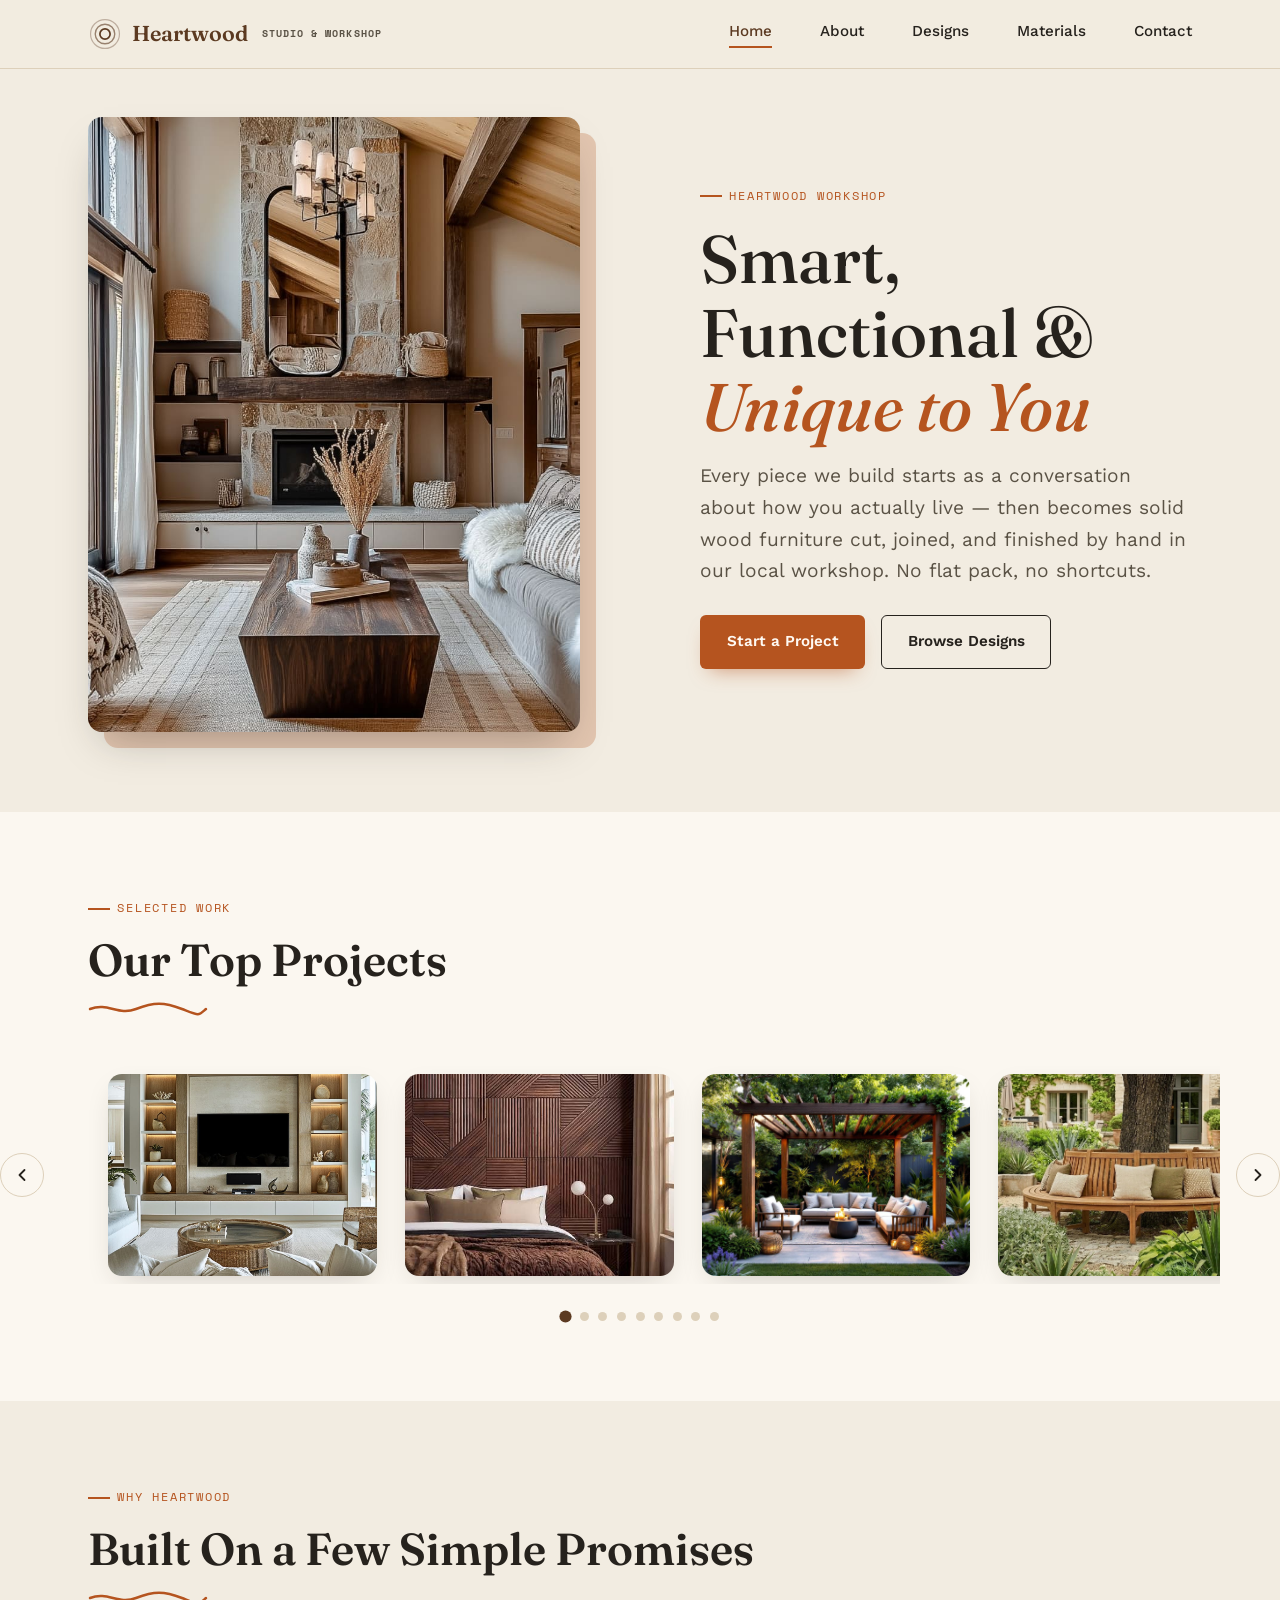
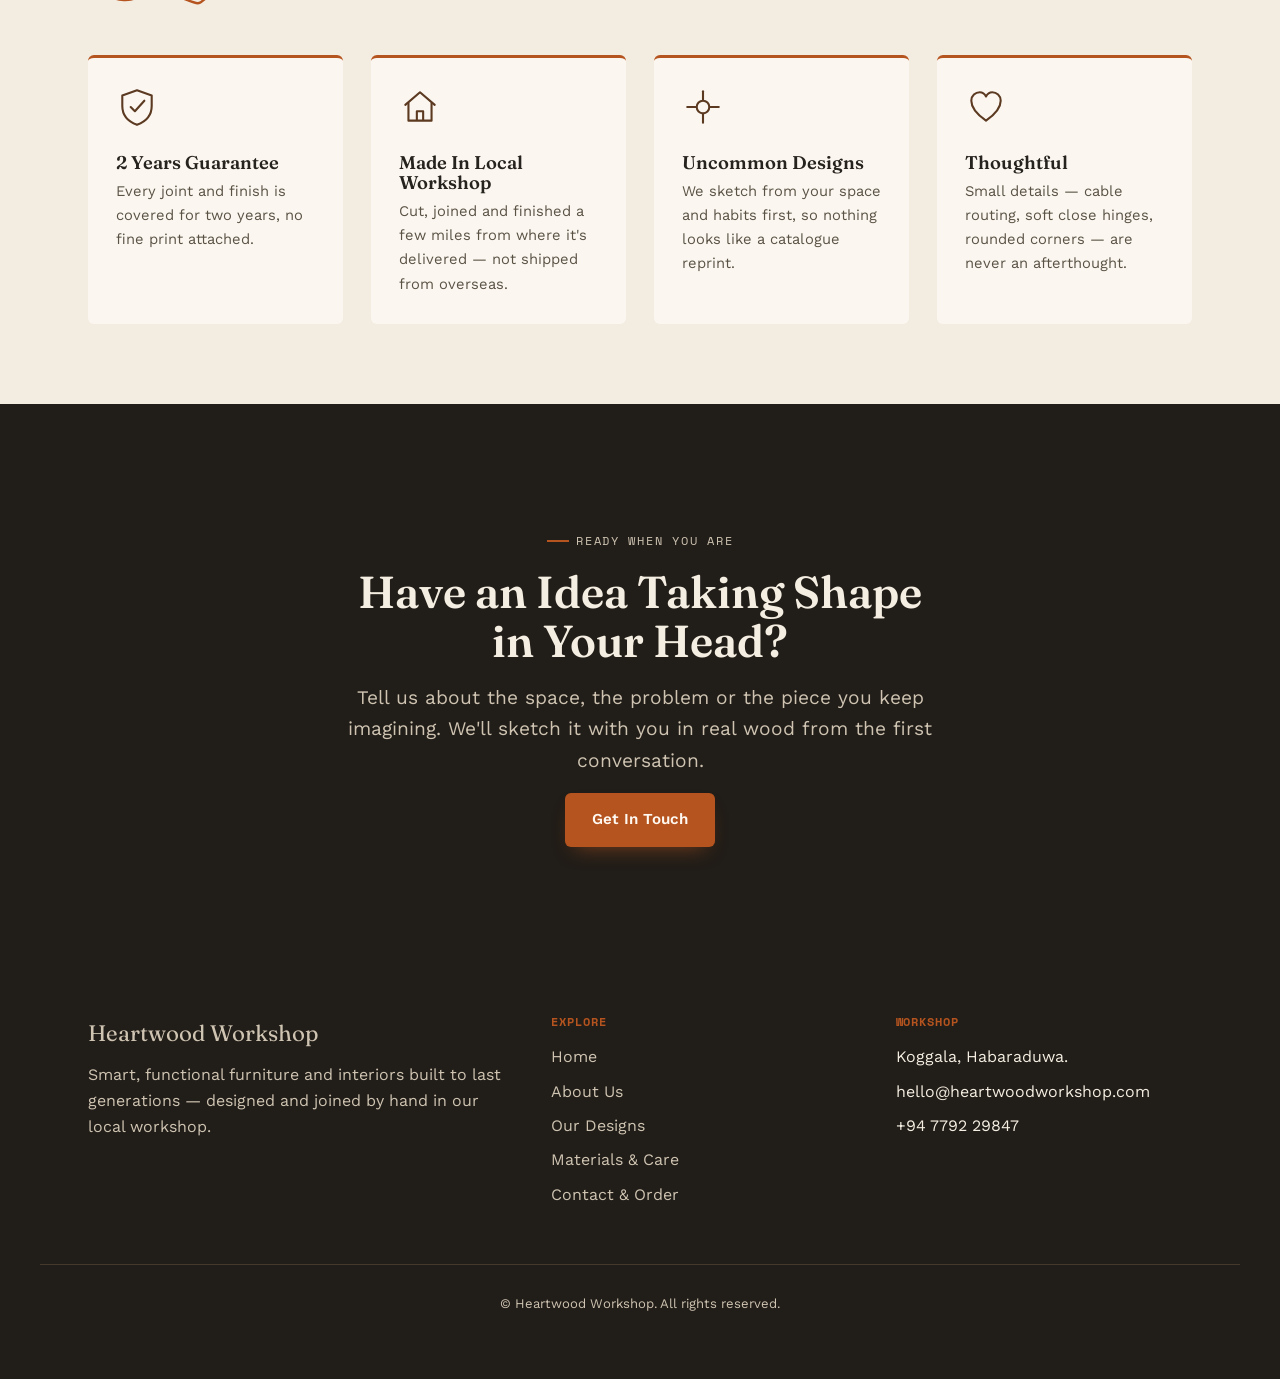
<file: index.html>
<!DOCTYPE html>
<html lang="en">
<head>
  <meta charset="UTF-8">
  <meta name="viewport" content="width=device-width, initial-scale=1.0">
  <title>Heartwood Workshop — Smart, Functional &amp; Unique Woodcraft</title>
  <meta name="description" content="Heartwood Workshop designs and builds smart, functional woodcraft furniture and interiors, made to order in our local workshop.">

  <link rel="preconnect" href="https://fonts.googleapis.com">
  <link rel="preconnect" href="https://fonts.gstatic.com" crossorigin>
  <link href="https://fonts.googleapis.com/css2?family=Fraunces:opsz,wght@9..144,300..700&family=Work+Sans:wght@400;500;600&family=Space+Mono:wght@400;700&display=swap" rel="stylesheet">

  <link rel="stylesheet" href="style.css">
</head>
<body>

<!-- HEADER -->
  <header class="site-header">
    <div class="container nav-bar">
      <a href="index.html" class="brand">
        <svg class="brand-mark" viewBox="0 0 40 40" fill="none" xmlns="http://www.w3.org/2000/svg" aria-hidden="true">
          <circle cx="20" cy="20" r="17" stroke="currentColor" stroke-width="1.4" opacity="0.35"/>
          <circle cx="20" cy="20" r="11.5" stroke="currentColor" stroke-width="1.6" opacity="0.6"/>
          <circle cx="20" cy="20" r="6" stroke="currentColor" stroke-width="2"/>
        </svg>
        Heartwood <span class="brand-tagline">Studio &amp; Workshop</span>
      </a>

      <button class="nav-toggle" aria-label="Toggle navigation menu" aria-expanded="false" aria-controls="primary-nav">
        <span class="bar"></span><span class="bar"></span><span class="bar"></span>
      </button>

      <nav class="nav-menu" id="primary-nav" aria-label="Primary">
        <a href="index.html">Home</a>
        <a href="about.html">About</a>
        <a href="designs.html">Designs</a>
        <a href="materials.html">Materials</a>
        <a href="contact.html">Contact</a>
      </nav>
    </div>
  </header>
  <div class="nav-scrim"></div>

  <main>

    <!-- HERO SECTION -->
    <section class="hero">
      <div class="container hero-grid">

        <div class="hero-media reveal">
          <div class="frame-back" aria-hidden="true"></div>
          <img src="assets\images\Cabbin.jpg" alt=" A cabbin with moddern furniture">
        </div>

        <div class="hero-copy reveal reveal-delay-1">
          <p class="eyebrow">Heartwood Workshop</p>
          <h1>Smart, Functional &amp; <em>Unique to You</em></h1>
          <p class="lede">Every piece we build starts as a conversation about how you actually live &mdash; then becomes solid wood furniture cut, joined, and finished by hand in our local workshop. No flat pack, no shortcuts.</p>
          <div class="button-row">
            <a href="contact.html" class="btn btn-primary">Start a Project</a>
            <a href="designs.html" class="btn btn-outline">Browse Designs</a>
          </div>
        </div>

      </div>
    </section>

    <!-- OUR TOP PROJECTS -->
    <section class="section section--card-bg" id="top-projects">
      <div class="container">

        <div class="section-heading reveal">
          <p class="eyebrow">Selected Work</p>
          <h2>Our Top Projects</h2>
          <svg class="grain-line" viewBox="0 0 120 18" xmlns="http://www.w3.org/2000/svg" aria-hidden="true">
            <path d="M2 9 C 20 2, 30 16, 48 9 S 76 2, 94 9 S 110 16, 118 9"/>
          </svg>
        </div>

      </div>

      <div class="carousel reveal" id="projects-carousel" aria-roledescription="carousel" aria-label="Our top projects">

        <button type="button" class="carousel-arrow carousel-arrow--prev" aria-label="Previous project photo">
          <svg viewBox="0 0 24 24" fill="none" xmlns="http://www.w3.org/2000/svg" aria-hidden="true">
            <path d="M15 6l-6 6 6 6" stroke="currentColor" stroke-width="2.2" stroke-linecap="round" stroke-linejoin="round"/>
          </svg>
        </button>

        <div class="carousel-viewport">
          <ul class="carousel-track">
            <li class="carousel-slide">
              <img src="assets\images\LED-Integrated Floating TV Unit.jpg" alt="Modular rabbit hutch built from cedar with a slatted run" loading="lazy">
            </li>
            <li class="carousel-slide">
              <img src="assets\images\Feature Walls & Wooden Paneling.jpg" alt="Wood-lined interior of a ramen shop with slatted ceiling panels" loading="lazy">
            </li>
            <li class="carousel-slide">
              <img src="assets\images\Custom Timber Pergolas & Decks.jpg" alt="Handcrafted wooden chair in a workshop with stacked timber in the background" loading="lazy">
            </li>
            <li class="carousel-slide">
              <img src="assets\images\Bespoke Garden Lounging Furniture.jpg" alt="Built-in wooden shelving around a cosy window reading nook" loading="lazy">
            </li>
            <li class="carousel-slide">
              <img src="assets\images\Commercial Fit-outs.jpg" alt="Curved wooden garden bench built under a tree" loading="lazy">
            </li>
            <li class="carousel-slide">
              <img src="assets\images\floor to ceiling bookcases.jpg" alt="Modular wooden shelving unit in a home office" loading="lazy">
            </li>
            <li class="carousel-slide">
              <img src="assets\images\Minimalist Bed Frame.jpg" alt="Wooden dining table and chairs in a sunlit cafe corner" loading="lazy">
            </li>
            <li class="carousel-slide">
              <img src="assets\images\Modern Centerpiece Coffee Table.jpg" alt="Modular wooden shelving unit in a home office" loading="lazy">
            </li>
            <li class="carousel-slide">
              <img src="assets\images\Modern Planters & Landscape Features.jpg" alt="Wooden dining table and chairs in a sunlit cafe corner" loading="lazy">
          </ul>
        </div>

        <button type="button" class="carousel-arrow carousel-arrow--next" aria-label="Next project photo">
          <svg viewBox="0 0 24 24" fill="none" xmlns="http://www.w3.org/2000/svg" aria-hidden="true">
            <path d="M9 6l6 6-6 6" stroke="currentColor" stroke-width="2.2" stroke-linecap="round" stroke-linejoin="round"/>
          </svg>
        </button>
      </div>

      <div class="carousel-dots" id="projects-dots" role="tablist" aria-label="Choose a project photo"></div>

    </section>

    <!-- FEATURES SECTION -->
    <section class="section" id="features">
      <div class="container">

        <div class="section-heading reveal">
          <p class="eyebrow">Why Heartwood</p>
          <h2>Built On a Few Simple Promises</h2>
          <svg class="grain-line" viewBox="0 0 120 18" xmlns="http://www.w3.org/2000/svg" aria-hidden="true">
            <path d="M2 9 C 20 2, 30 16, 48 9 S 76 2, 94 9 S 110 16, 118 9"/>
          </svg>
        </div>

        <div class="grid grid--4">

          <div class="feature reveal">
            <svg class="feature-icon" viewBox="0 0 40 40" fill="none" xmlns="http://www.w3.org/2000/svg" aria-hidden="true">
              <path d="M20 4 L34 9 V19 C34 28 28 34 20 37 C12 34 6 28 6 19 V9 Z" stroke="currentColor" stroke-width="2" stroke-linejoin="round"/>
              <path d="M14 20 L18 24 L27 14" stroke="currentColor" stroke-width="2" stroke-linecap="round" stroke-linejoin="round"/>
            </svg>
            <h3>2&nbsp;Years Guarantee</h3>
            <p>Every joint and finish is covered for two years, no fine print attached.</p>
          </div>

          <div class="feature reveal reveal-delay-1">
            <svg class="feature-icon" viewBox="0 0 40 40" fill="none" xmlns="http://www.w3.org/2000/svg" aria-hidden="true">
              <path d="M6 18 L20 6 L34 18" stroke="currentColor" stroke-width="2" stroke-linecap="round" stroke-linejoin="round"/>
              <path d="M9 16 V33 H31 V16" stroke="currentColor" stroke-width="2" stroke-linejoin="round"/>
              <path d="M17 33 V24 H23 V33" stroke="currentColor" stroke-width="2" stroke-linejoin="round"/>
            </svg>
            <h3>Made In Local Workshop</h3>
            <p>Cut, joined and finished a few miles from where it's delivered &mdash; not shipped from overseas.</p>
          </div>

          <div class="feature reveal reveal-delay-2">
            <svg class="feature-icon" viewBox="0 0 40 40" fill="none" xmlns="http://www.w3.org/2000/svg" aria-hidden="true">
              <path d="M20 5 V13" stroke="currentColor" stroke-width="2" stroke-linecap="round"/>
              <path d="M20 27 V35" stroke="currentColor" stroke-width="2" stroke-linecap="round"/>
              <path d="M5 20 H13" stroke="currentColor" stroke-width="2" stroke-linecap="round"/>
              <path d="M27 20 H35" stroke="currentColor" stroke-width="2" stroke-linecap="round"/>
              <circle cx="20" cy="20" r="6" stroke="currentColor" stroke-width="2"/>
            </svg>
            <h3>Uncommon Designs</h3>
            <p>We sketch from your space and habits first, so nothing looks like a catalogue reprint.</p>
          </div>

          <div class="feature reveal reveal-delay-3">
            <svg class="feature-icon" viewBox="0 0 40 40" fill="none" xmlns="http://www.w3.org/2000/svg" aria-hidden="true">
              <path d="M20 33 C10 26 6 20 6 14 C6 9 10 6 14 6 C17 6 19 8 20 10 C21 8 23 6 26 6 C30 6 34 9 34 14 C34 20 30 26 20 33 Z" stroke="currentColor" stroke-width="2" stroke-linejoin="round"/>
            </svg>
            <h3>Thoughtful</h3>
            <p>Small details &mdash; cable routing, soft close hinges, rounded corners &mdash; are never an afterthought.</p>
          </div>

        </div>
      </div>
    </section>

    <!-- BANNER  -->
    <section class="cta-banner section--dark reveal">
      <div class="container">
        <p class="eyebrow">Ready When You Are</p>
        <h2>Have an Idea Taking Shape in Your Head?</h2>
        <p class="lede" style="margin-inline:auto;">Tell us about the space, the problem or the piece you keep imagining. We'll sketch it with you in real wood from the first conversation.</p>
        <div class="button-row">
          <a href="contact.html" class="btn btn-primary">Get In Touch</a>
        </div>
      </div>
    </section>

  </main>

  <!-- FOOTER  -->
  <footer class="site-footer section--dark">
    <div class="container footer-grid">
      <div class="footer-col">
        <p class="footer-brand">Heartwood Workshop</p>
        <p>Smart, functional furniture and interiors built to last generations &mdash; designed and joined by hand in our local workshop.</p>
      </div>
      <div class="footer-col">
        <h4>Explore</h4>
        <ul>
          <li><a href="index.html">Home</a></li>
          <li><a href="about.html">About Us</a></li>
          <li><a href="designs.html">Our Designs</a></li>
          <li><a href="materials.html">Materials &amp; Care</a></li>
          <li><a href="contact.html">Contact &amp; Order</a></li>
        </ul>
      </div>
      <div class="footer-col">
        <h4>Workshop</h4>
        <ul>
          <li>Koggala, Habaraduwa.</li>
          <li>hello@heartwoodworkshop.com</li>
          <li>+94 7792 29847</li>
        </ul>
      </div>
    </div>
    <div class="container footer-bottom">
      <p>&copy; <span id="current-year"></span> Heartwood Workshop. All rights reserved.</p>
    </div>
  </footer>

  <button class="back-to-top" aria-label="Back to top">
    <svg width="18" height="18" viewBox="0 0 24 24" fill="none" xmlns="http://www.w3.org/2000/svg" aria-hidden="true">
      <path d="M12 19V5M5 12l7-7 7 7" stroke="currentColor" stroke-width="2.2" stroke-linecap="round" stroke-linejoin="round"/>
    </svg>
  </button>

  <script src="script.js"></script>
</body>
</html>
</file>
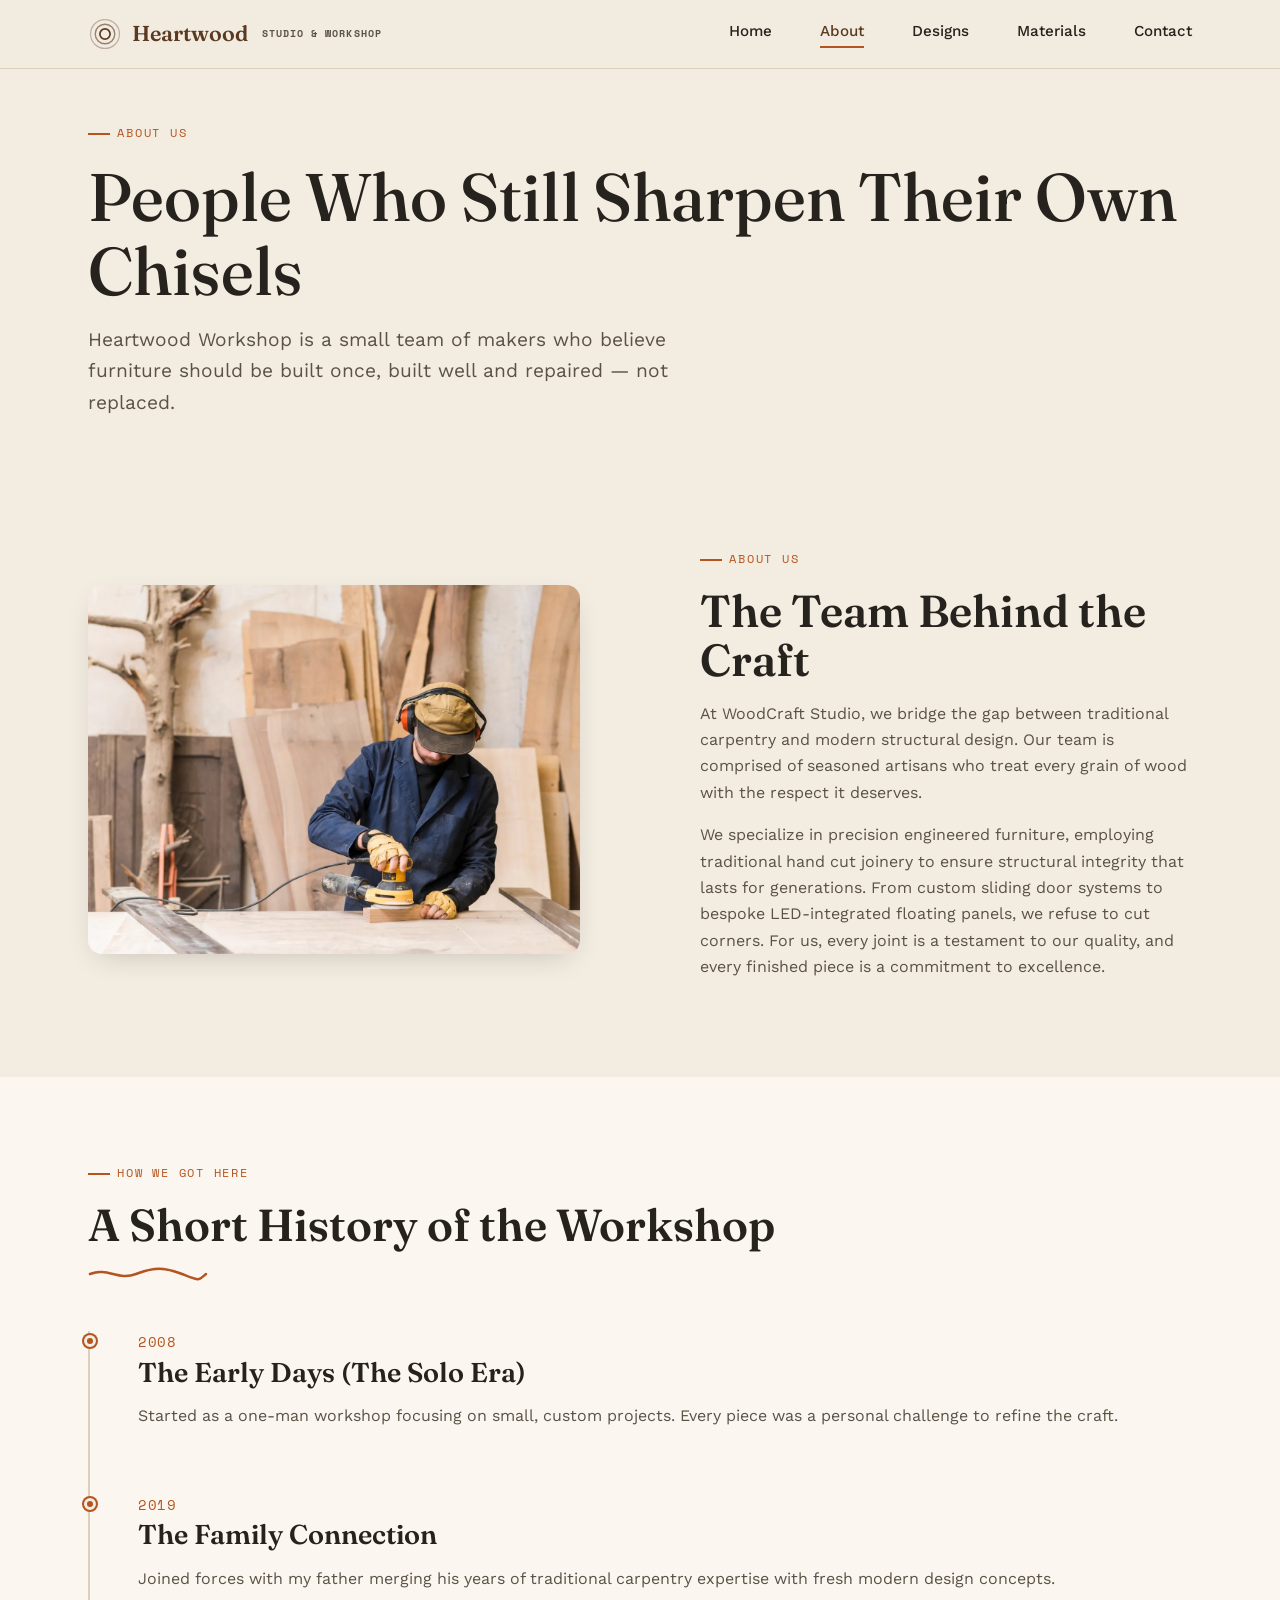
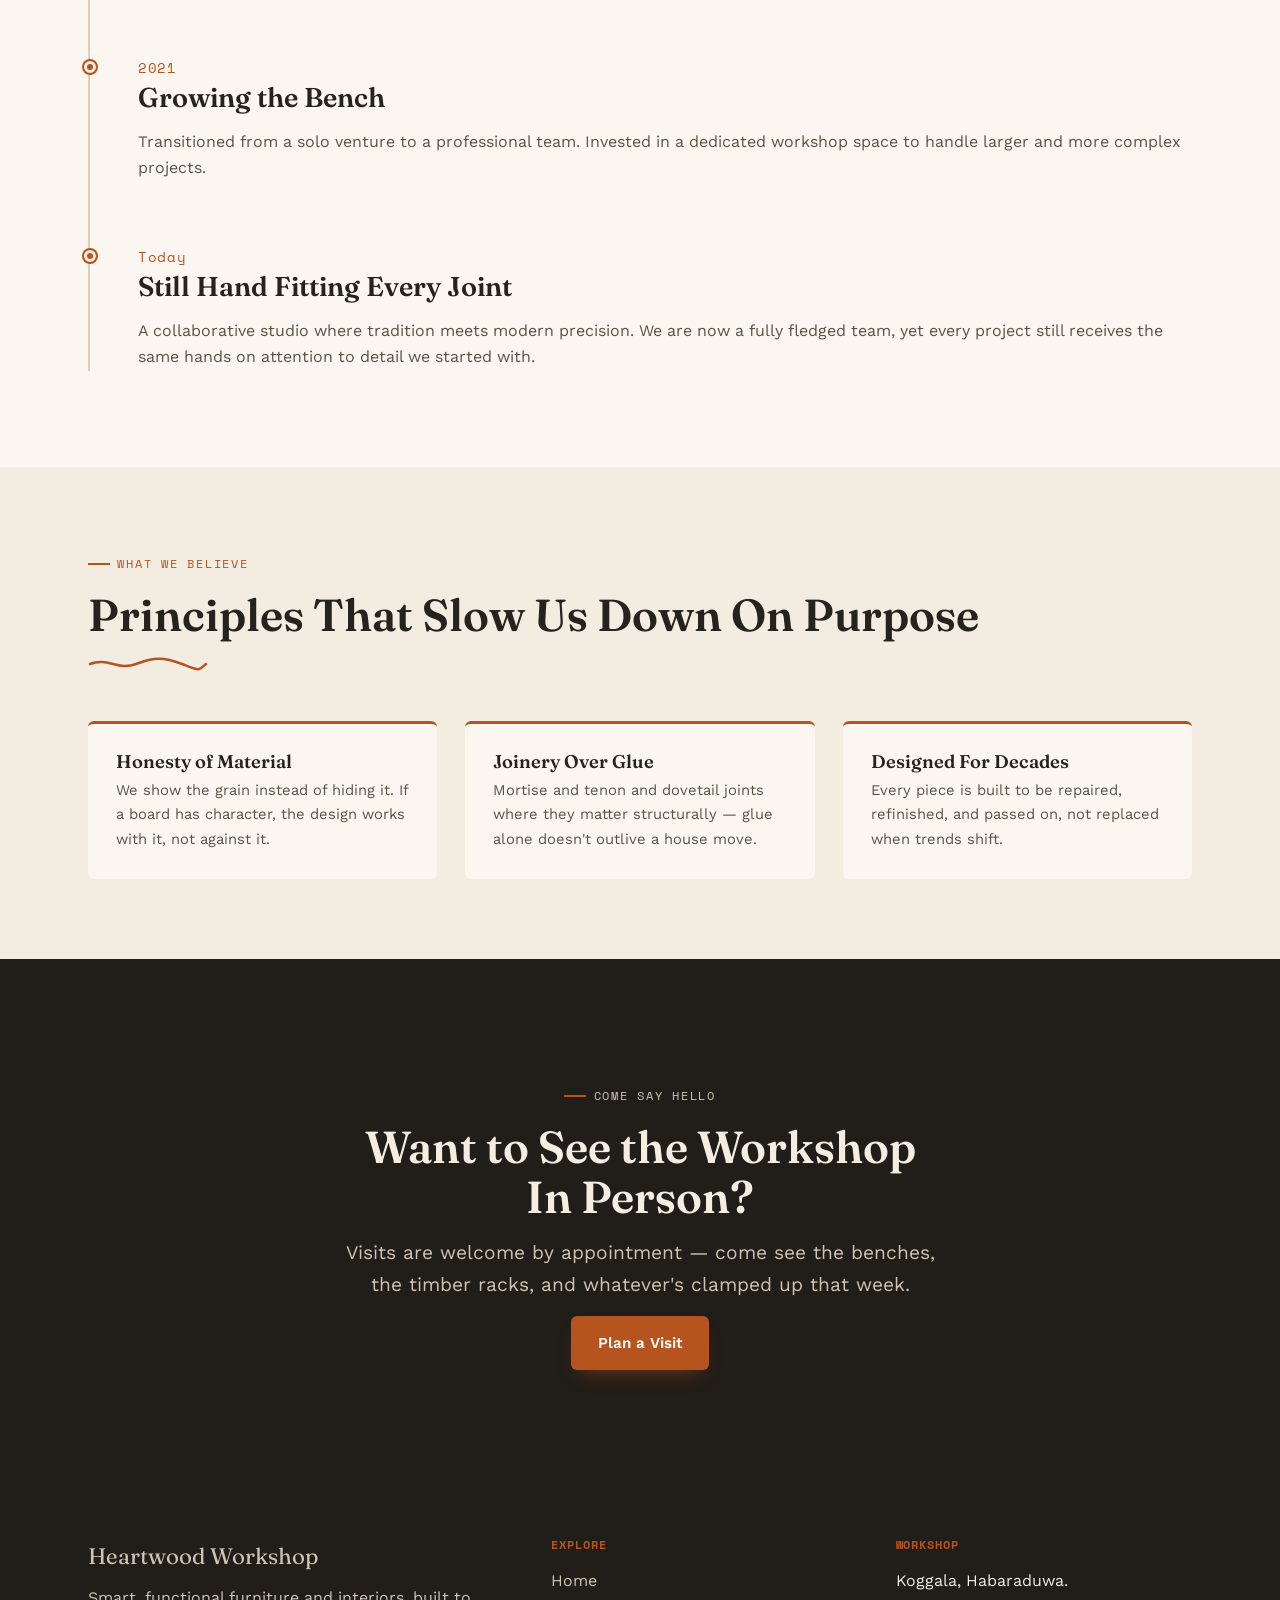
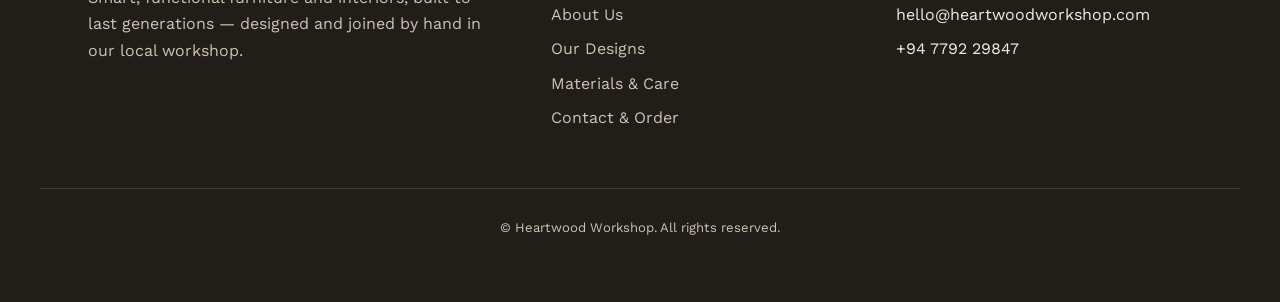
<file: about.html>
<!DOCTYPE html>
<html lang="en">
<head>
  <meta charset="UTF-8">
  <meta name="viewport" content="width=device-width, initial-scale=1.0">
  <title>About Us — Heartwood Workshop</title>
  <meta name="description" content="Meet the craftsmen behind Heartwood Workshop and the story of our local wood shop.">

  <link rel="preconnect" href="https://fonts.googleapis.com">
  <link rel="preconnect" href="https://fonts.gstatic.com" crossorigin>
  <link href="https://fonts.googleapis.com/css2?family=Fraunces:opsz,wght@9..144,300..700&family=Work+Sans:wght@400;500;600&family=Space+Mono:wght@400;700&display=swap" rel="stylesheet">

  <link rel="stylesheet" href="style.css">
</head>
<body>

  <!-- HEADER -->
  <header class="site-header">
    <div class="container nav-bar">
      <a href="index.html" class="brand">
        <svg class="brand-mark" viewBox="0 0 40 40" fill="none" xmlns="http://www.w3.org/2000/svg" aria-hidden="true">
          <circle cx="20" cy="20" r="17" stroke="currentColor" stroke-width="1.4" opacity="0.35"/>
          <circle cx="20" cy="20" r="11.5" stroke="currentColor" stroke-width="1.6" opacity="0.6"/>
          <circle cx="20" cy="20" r="6" stroke="currentColor" stroke-width="2"/>
        </svg>
        Heartwood <span class="brand-tagline">Studio &amp; Workshop</span>
      </a>

      <button class="nav-toggle" aria-label="Toggle navigation menu" aria-expanded="false" aria-controls="primary-nav">
        <span class="bar"></span><span class="bar"></span><span class="bar"></span>
      </button>

      <nav class="nav-menu" id="primary-nav" aria-label="Primary">
        <a href="index.html">Home</a>
        <a href="about.html">About</a>
        <a href="designs.html">Designs</a>
        <a href="materials.html">Materials</a>
        <a href="contact.html">Contact</a>
      </nav>
    </div>
  </header>
  <div class="nav-scrim"></div>

  <main>

    <!-- PAGE HEADER -->
    <section class="page-header container reveal">
      <p class="eyebrow">About Us</p>
      <h1>People Who Still Sharpen Their Own Chisels</h1>
      <p class="lede">Heartwood Workshop is a small team of makers who believe furniture should be built once, built well and repaired &mdash; not replaced.</p>
    </section>

    <!-- ABOUT TEAM SECTION -->
    <section class="section">
      <div class="container split">

        <div class="split-media reveal">
          <img src="assets\images\Carpenter.jpg" alt="Craftsman sanding a table leg on a workbench covered in wood shavings">
        </div>

        <div class="split-copy reveal reveal-delay-1">
          <p class="eyebrow">About us</p>
          <h2>The Team Behind the Craft</h2>
          <p>At WoodCraft Studio, we bridge the gap between traditional carpentry and modern structural design. Our team is comprised of seasoned artisans who treat every grain of wood with the respect it deserves.</p>
          <p>We specialize in precision engineered furniture, employing traditional hand cut joinery to ensure structural integrity that lasts for generations. From custom sliding door systems to bespoke LED-integrated floating panels, we refuse to cut corners. For us, every joint is a testament to our quality, and every finished piece is a commitment to excellence.</p>
        </div>

      </div>
    </section>

    <!-- HISTORY  -->
    <section class="section section--card-bg">
      <div class="container">

        <div class="section-heading reveal">
          <p class="eyebrow">How We Got Here</p>
          <h2>A Short History of the Workshop</h2>
          <svg class="grain-line" viewBox="0 0 120 18" xmlns="http://www.w3.org/2000/svg" aria-hidden="true">
            <path d="M2 9 C 20 2, 30 16, 48 9 S 76 2, 94 9 S 110 16, 118 9"/>
          </svg>
        </div>

        <div class="timeline">

          <div class="timeline-item reveal">
            <span class="timeline-year">2008</span>
            <h3>The Early Days (The Solo Era)</h3>
            <p>Started as a one-man workshop focusing on small, custom projects. Every piece was a personal challenge to refine the craft.</p>
          </div>

          <div class="timeline-item reveal reveal-delay-1">
            <span class="timeline-year">2019</span>
            <h3>The Family Connection</h3>
            <p>Joined forces with my father merging his years of traditional carpentry expertise with fresh modern design concepts.</p>
          </div>

          <div class="timeline-item reveal reveal-delay-2">
            <span class="timeline-year">2021</span>
            <h3>Growing the Bench</h3>
            <p>Transitioned from a solo venture to a professional team. Invested in a dedicated workshop space to handle larger and more complex projects.</p>
          </div>

          <div class="timeline-item reveal reveal-delay-3">
            <span class="timeline-year">Today</span>
            <h3>Still Hand Fitting Every Joint</h3>
            <p>A collaborative studio where tradition meets modern precision. We are now a fully fledged team, yet every project still receives the same hands on attention to detail we started with.</p>
          </div>

        </div>
      </div>
    </section>

    <!-- VALUES -->
    <section class="section">
      <div class="container">

        <div class="section-heading reveal">
          <p class="eyebrow">What We Believe</p>
          <h2>Principles That Slow Us Down On Purpose</h2>
          <svg class="grain-line" viewBox="0 0 120 18" xmlns="http://www.w3.org/2000/svg" aria-hidden="true">
            <path d="M2 9 C 20 2, 30 16, 48 9 S 76 2, 94 9 S 110 16, 118 9"/>
          </svg>
        </div>

        <div class="grid grid--3">
          <div class="feature reveal">
            <h3>Honesty of Material</h3>
            <p>We show the grain instead of hiding it. If a board has character, the design works with it, not against it.</p>
          </div>
          <div class="feature reveal reveal-delay-1">
            <h3>Joinery Over Glue</h3>
            <p>Mortise and tenon and dovetail joints where they matter structurally &mdash; glue alone doesn't outlive a house move.</p>
          </div>
          <div class="feature reveal reveal-delay-2">
            <h3>Designed For Decades</h3>
            <p>Every piece is built to be repaired, refinished, and passed on, not replaced when trends shift.</p>
          </div>
        </div>

      </div>
    </section>

    <!-- BANNER -->
    <section class="cta-banner section--dark reveal">
      <div class="container">
        <p class="eyebrow">Come Say Hello</p>
        <h2>Want to See the Workshop In Person?</h2>
        <p class="lede" style="margin-inline:auto;">Visits are welcome by appointment &mdash; come see the benches, the timber racks, and whatever's clamped up that week.</p>
        <div class="button-row">
          <a href="contact.html" class="btn btn-primary">Plan a Visit</a>
        </div>
      </div>
    </section>

  </main>

  <!-- FOOTER -->
  <footer class="site-footer section--dark">
    <div class="container footer-grid">
      <div class="footer-col">
        <p class="footer-brand">Heartwood Workshop</p>
        <p>Smart, functional furniture and interiors, built to last generations &mdash; designed and joined by hand in our local workshop.</p>
      </div>
      <div class="footer-col">
        <h4>Explore</h4>
        <ul>
          <li><a href="index.html">Home</a></li>
          <li><a href="about.html">About Us</a></li>
          <li><a href="designs.html">Our Designs</a></li>
          <li><a href="materials.html">Materials &amp; Care</a></li>
          <li><a href="contact.html">Contact &amp; Order</a></li>
        </ul>
      </div>
      <div class="footer-col">
        <h4>Workshop</h4>
        <ul>
          <li>Koggala, Habaraduwa.</li>
          <li>hello@heartwoodworkshop.com</li>
          <li>+94 7792 29847</li>
        </ul>
      </div>
    </div>
    <div class="container footer-bottom">
      <p>&copy; <span id="current-year"></span> Heartwood Workshop. All rights reserved.</p>
    </div>
  </footer>

  <button class="back-to-top" aria-label="Back to top">
    <svg width="18" height="18" viewBox="0 0 24 24" fill="none" xmlns="http://www.w3.org/2000/svg" aria-hidden="true">
      <path d="M12 19V5M5 12l7-7 7 7" stroke="currentColor" stroke-width="2.2" stroke-linecap="round" stroke-linejoin="round"/>
    </svg>
  </button>

  <script src="script.js"></script>
</body>
</html>
</file>
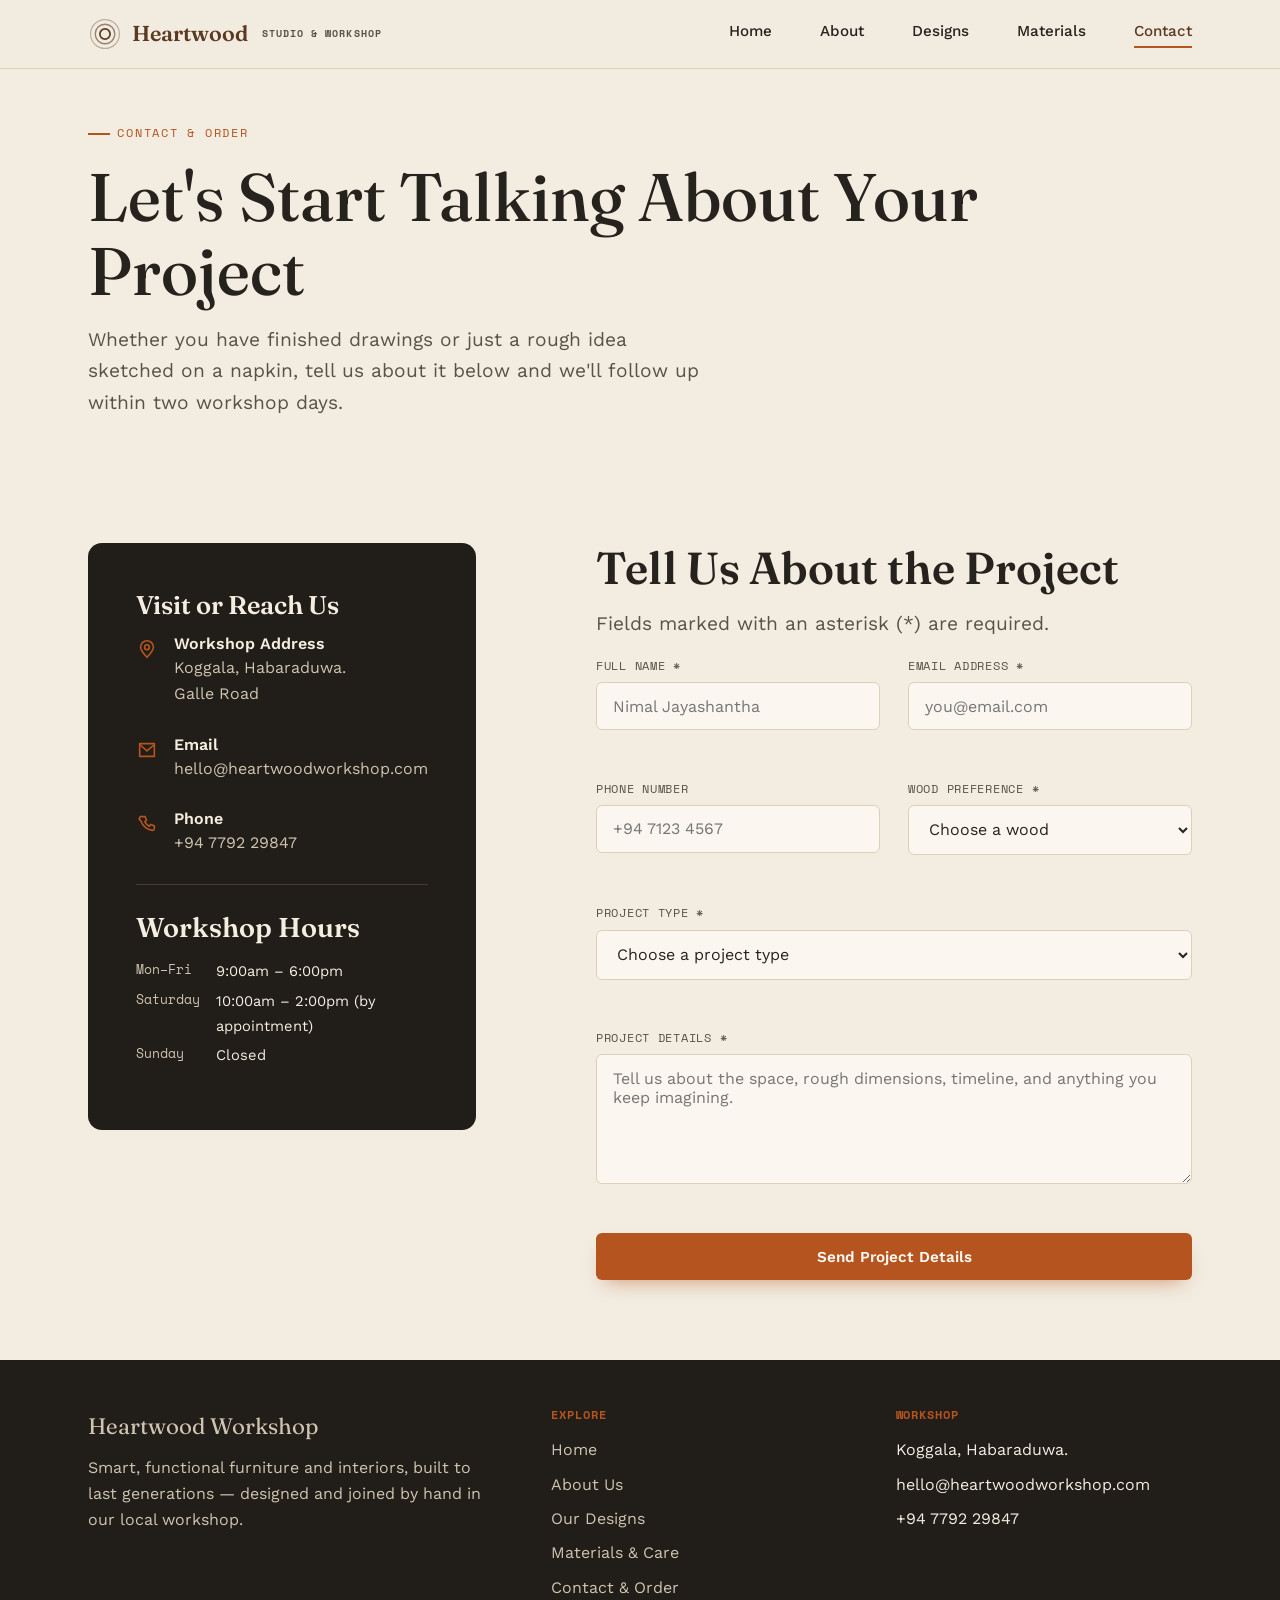
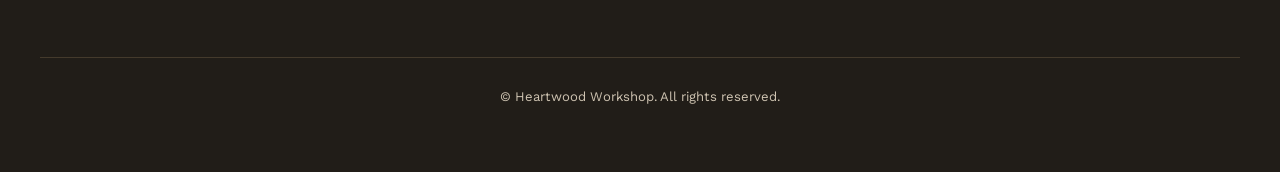
<file: contact.html>
<!DOCTYPE html>
<html lang="en">
<head>
  <meta charset="UTF-8">
  <meta name="viewport" content="width=device-width, initial-scale=1.0">
  <title>Contact &amp; Order — Heartwood Workshop</title>
  <meta name="description" content="Get in touch with Heartwood Workshop or start an order for a custom woodcraft piece.">

  <link rel="preconnect" href="https://fonts.googleapis.com">
  <link rel="preconnect" href="https://fonts.gstatic.com" crossorigin>
  <link href="https://fonts.googleapis.com/css2?family=Fraunces:opsz,wght@9..144,300..700&family=Work+Sans:wght@400;500;600&family=Space+Mono:wght@400;700&display=swap" rel="stylesheet">

  <link rel="stylesheet" href="style.css">
</head>
<body>

  <!-- HEADER -->
  <header class="site-header">
    <div class="container nav-bar">
      <a href="index.html" class="brand">
        <svg class="brand-mark" viewBox="0 0 40 40" fill="none" xmlns="http://www.w3.org/2000/svg" aria-hidden="true">
          <circle cx="20" cy="20" r="17" stroke="currentColor" stroke-width="1.4" opacity="0.35"/>
          <circle cx="20" cy="20" r="11.5" stroke="currentColor" stroke-width="1.6" opacity="0.6"/>
          <circle cx="20" cy="20" r="6" stroke="currentColor" stroke-width="2"/>
        </svg>
        Heartwood <span class="brand-tagline">Studio &amp; Workshop</span>
      </a>

      <button class="nav-toggle" aria-label="Toggle navigation menu" aria-expanded="false" aria-controls="primary-nav">
        <span class="bar"></span><span class="bar"></span><span class="bar"></span>
      </button>

      <nav class="nav-menu" id="primary-nav" aria-label="Primary">
        <a href="index.html">Home</a>
        <a href="about.html">About</a>
        <a href="designs.html">Designs</a>
        <a href="materials.html">Materials</a>
        <a href="contact.html">Contact</a>
      </nav>
    </div>
  </header>
  <div class="nav-scrim"></div>

  <main>

    <!-- PAGE HEADER -->
    <section class="page-header container reveal">
      <p class="eyebrow">Contact &amp; Order</p>
      <h1>Let's Start Talking About Your Project</h1>
      <p class="lede">Whether you have finished drawings or just a rough idea sketched on a napkin, tell us about it below and we'll follow up within two workshop days.</p>
    </section>

    <!--  CONTACT INFO  -->
    <section class="section">
      <div class="container contact-grid">

        <!-- Contact Info Column -->
        <div class="reveal">
          <div class="section--dark" style="padding: var(--space-lg); border-radius: var(--radius-md);">

            <h2 style="color:var(--color-cream-text); font-size:1.6rem;">Visit or Reach Us</h2>

            <div class="contact-info-item">
              <svg class="icon" viewBox="0 0 24 24" fill="none" xmlns="http://www.w3.org/2000/svg" aria-hidden="true">
                <path d="M12 21c-4-4.2-7-7.8-7-11a7 7 0 1 1 14 0c0 3.2-3 6.8-7 11Z" stroke="currentColor" stroke-width="1.8"/>
                <circle cx="12" cy="10" r="2.6" stroke="currentColor" stroke-width="1.8"/>
              </svg>
              <div>
                <h3>Workshop Address</h3>
                <p>Koggala, Habaraduwa.<br>Galle Road</p>
              </div>
            </div>

            <div class="contact-info-item">
              <svg class="icon" viewBox="0 0 24 24" fill="none" xmlns="http://www.w3.org/2000/svg" aria-hidden="true">
                <path d="M4 5h16v14H4z" stroke="currentColor" stroke-width="1.8" stroke-linejoin="round"/>
                <path d="M4 6l8 7 8-7" stroke="currentColor" stroke-width="1.8" stroke-linejoin="round"/>
              </svg>
              <div>
                <h3>Email</h3>
                <p>hello@heartwoodworkshop.com</p>
              </div>
            </div>

            <div class="contact-info-item">
              <svg class="icon" viewBox="0 0 24 24" fill="none" xmlns="http://www.w3.org/2000/svg" aria-hidden="true">
                <path d="M7 4h3l1.5 4-2 1.5a12 12 0 0 0 5 5l1.5-2 4 1.5v3a2 2 0 0 1-2.2 2A17 17 0 0 1 5 8.2 2 2 0 0 1 7 4Z" stroke="currentColor" stroke-width="1.8" stroke-linejoin="round"/>
              </svg>
              <div>
                <h3>Phone</h3>
                <p>+94 7792 29847</p>
              </div>
            </div>

            <div class="workshop-hours">
              <h3 style="color:var(--color-cream-text);">Workshop Hours</h3>
              <dl>
                <dt>Mon&ndash;Fri</dt><dd>9:00am &ndash; 6:00pm</dd>
                <dt>Saturday</dt><dd>10:00am &ndash; 2:00pm (by appointment)</dd>
                <dt>Sunday</dt><dd>Closed</dd>
              </dl>
            </div>

          </div>
        </div>

        <!--  Order -->
        <div class="reveal reveal-delay-1">
          <h2>Tell Us About the Project</h2>
          <p class="lede">Fields marked with an asterisk (*) are required.</p>

          <form id="order-form" novalidate>

            <div class="form-grid form-grid--two">

              <div class="field">
                <label for="full-name">Full Name *</label>
                <input type="text" id="full-name" name="full-name" placeholder="Nimal Jayashantha" required>
                <span class="field-error"></span>
              </div>

              <div class="field">
                <label for="email">Email Address *</label>
                <input type="email" id="email" name="email" placeholder="you@email.com" required>
                <span class="field-error"></span>
              </div>

            </div>

            <div class="form-grid form-grid--two" style="margin-top: var(--space-md);">

              <div class="field">
                <label for="phone">Phone Number</label>
                <input type="tel" id="phone" name="phone" placeholder="+94 7123 4567">
                <span class="field-error"></span>
              </div>

              <div class="field">
                <label for="wood-preference">Wood Preference *</label>
                <select id="wood-preference" name="wood-preference" required>
                  <option value="" disabled selected>Choose a wood</option>
                  <option value="walnut">Teak</option>
                  <option value="oak">Nedun</option>
                  <option value="ash">Mahogany</option>
                  <option value="pine">Jackwood</option>
                  <option value="unsure">Not Sure &mdash; Need Advice</option>
                </select>
                <span class="field-error"></span>
              </div>

            </div>

            <div class="form-grid" style="margin-top: var(--space-md);">

              <div class="field">
                <label for="project-type">Project Type *</label>
                <select id="project-type" name="project-type" required>
                  <option value="" disabled selected>Choose a project type</option>
                  <option value="furniture">Furniture (chair, table, shelving...)</option>
                  <option value="interior">Interior Fit-Out</option>
                  <option value="outdoor">Outdoor / Garden</option>
                  <option value="repair">Repair or Restoration</option>
                  <option value="other">Something Else</option>
                </select>
                <span class="field-error"></span>
              </div>

              <div class="field">
                <label for="details">Project Details *</label>
                <textarea id="details" name="details" placeholder="Tell us about the space, rough dimensions, timeline, and anything you keep imagining." required></textarea>
                <span class="field-error"></span>
              </div>

            </div>

            <button type="submit" class="btn btn-primary btn-block" style="margin-top: var(--space-md);">Send Project Details</button>

            <div class="form-status" id="form-status" role="status" aria-live="polite"></div>

          </form>
        </div>

      </div>
    </section>

  </main>

  <!-- FOOTER -->
  <footer class="site-footer section--dark">
    <div class="container footer-grid">
      <div class="footer-col">
        <p class="footer-brand">Heartwood Workshop</p>
        <p>Smart, functional furniture and interiors, built to last generations &mdash; designed and joined by hand in our local workshop.</p>
      </div>
      <div class="footer-col">
        <h4>Explore</h4>
        <ul>
          <li><a href="index.html">Home</a></li>
          <li><a href="about.html">About Us</a></li>
          <li><a href="designs.html">Our Designs</a></li>
          <li><a href="materials.html">Materials &amp; Care</a></li>
          <li><a href="contact.html">Contact &amp; Order</a></li>
        </ul>
      </div>
      <div class="footer-col">
        <h4>Workshop</h4>
        <ul>
          <li>Koggala, Habaraduwa.</li>
          <li>hello@heartwoodworkshop.com</li>
          <li>+94 7792 29847</li>
        </ul>
      </div>
    </div>
    <div class="container footer-bottom">
      <p>&copy; <span id="current-year"></span> Heartwood Workshop. All rights reserved.</p>
    </div>
  </footer>

  <button class="back-to-top" aria-label="Back to top">
    <svg width="18" height="18" viewBox="0 0 24 24" fill="none" xmlns="http://www.w3.org/2000/svg" aria-hidden="true">
      <path d="M12 19V5M5 12l7-7 7 7" stroke="currentColor" stroke-width="2.2" stroke-linecap="round" stroke-linejoin="round"/>
    </svg>
  </button>

  <script src="script.js"></script>
</body>
</html>
</file>
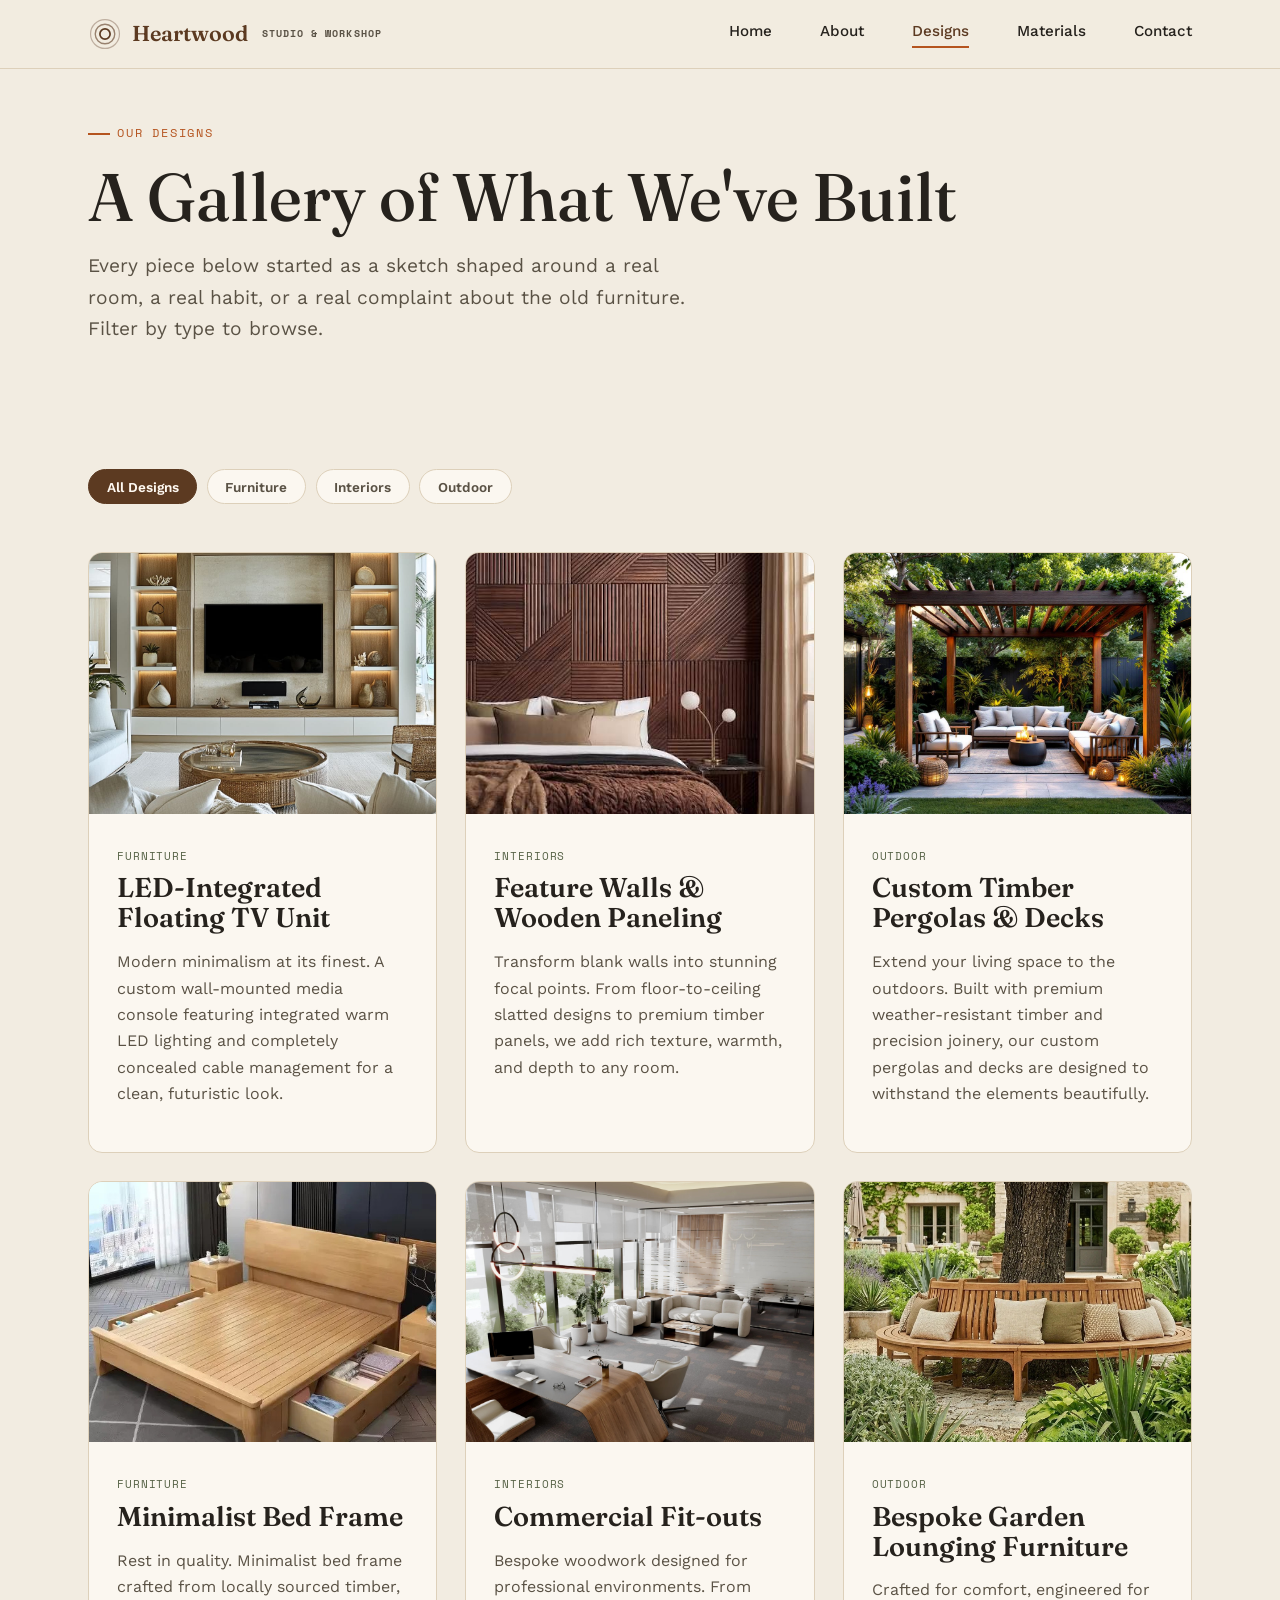
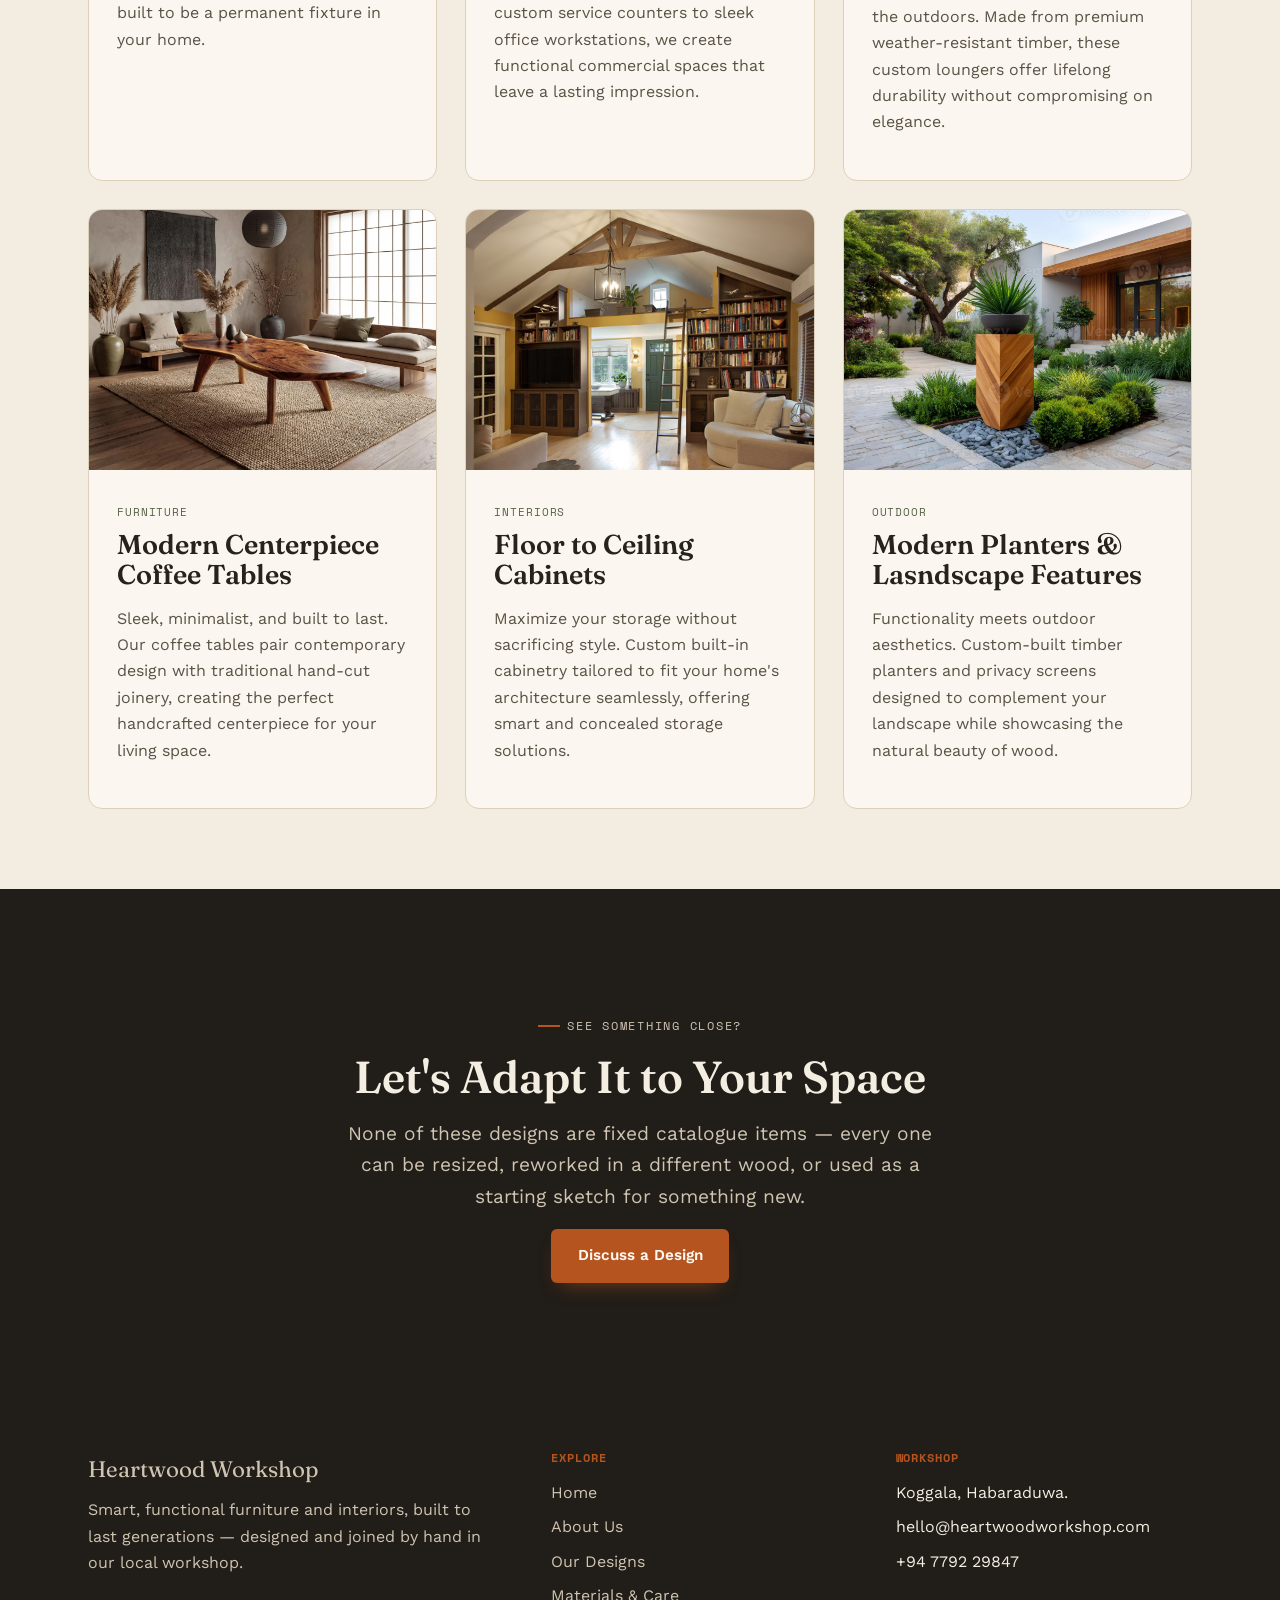
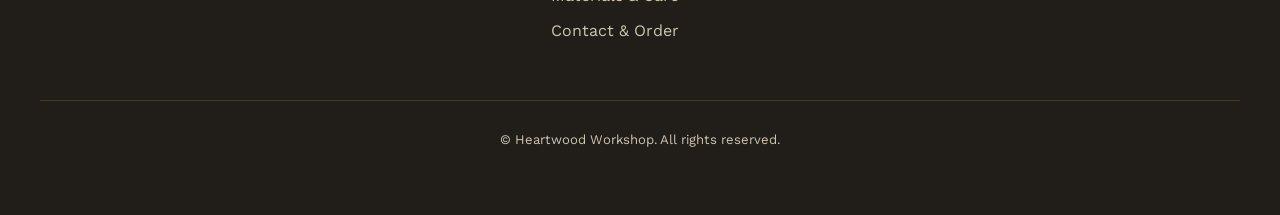
<file: designs.html>
<!DOCTYPE html>
<html lang="en">
<head>
  <meta charset="UTF-8">
  <meta name="viewport" content="width=device-width, initial-scale=1.0">
  <title>Our Designs — Heartwood Workshop</title>
  <meta name="description" content="Browse the Heartwood Workshop gallery of custom furniture, interiors, and outdoor woodcraft designs.">

  <link rel="preconnect" href="https://fonts.googleapis.com">
  <link rel="preconnect" href="https://fonts.gstatic.com" crossorigin>
  <link href="https://fonts.googleapis.com/css2?family=Fraunces:opsz,wght@9..144,300..700&family=Work+Sans:wght@400;500;600&family=Space+Mono:wght@400;700&display=swap" rel="stylesheet">

  <link rel="stylesheet" href="style.css">
</head>
<body>

  <!-- HEADER-->
  <header class="site-header">
    <div class="container nav-bar">
      <a href="index.html" class="brand">
        <svg class="brand-mark" viewBox="0 0 40 40" fill="none" xmlns="http://www.w3.org/2000/svg" aria-hidden="true">
          <circle cx="20" cy="20" r="17" stroke="currentColor" stroke-width="1.4" opacity="0.35"/>
          <circle cx="20" cy="20" r="11.5" stroke="currentColor" stroke-width="1.6" opacity="0.6"/>
          <circle cx="20" cy="20" r="6" stroke="currentColor" stroke-width="2"/>
        </svg>
        Heartwood <span class="brand-tagline">Studio &amp; Workshop</span>
      </a>

      <button class="nav-toggle" aria-label="Toggle navigation menu" aria-expanded="false" aria-controls="primary-nav">
        <span class="bar"></span><span class="bar"></span><span class="bar"></span>
      </button>

      <nav class="nav-menu" id="primary-nav" aria-label="Primary">
        <a href="index.html">Home</a>
        <a href="about.html">About</a>
        <a href="designs.html">Designs</a>
        <a href="materials.html">Materials</a>
        <a href="contact.html">Contact</a>
      </nav>
    </div>
  </header>
  <div class="nav-scrim"></div>

  <main>

    <!-- PAGE HEADER -->
    <section class="page-header container reveal">
      <p class="eyebrow">Our Designs</p>
      <h1>A Gallery of What We've Built</h1>
      <p class="lede">Every piece below started as a sketch shaped around a real room, a real habit, or a real complaint about the old furniture. Filter by type to browse.</p>
    </section>

    <!--  GALLERY -->
    <section class="section">
      <div class="container">

        <div class="filter-bar reveal" role="tablist" aria-label="Filter designs by category">
          <button class="filter-btn is-active" data-filter="all">All Designs</button>
          <button class="filter-btn" data-filter="furniture">Furniture</button>
          <button class="filter-btn" data-filter="interiors">Interiors</button>
          <button class="filter-btn" data-filter="outdoor">Outdoor</button>
        </div>

        <div class="grid grid--3">

          <article class="card gallery-item reveal" data-category="furniture">
            <div class="card-media">
              <img src="assets\images\LED-Integrated Floating TV Unit.jpg" alt="LED-Integrated Floating TV Unit">
            </div>
            <div class="card-body">
              <span class="card-tag">Furniture</span>
              <h3>LED-Integrated Floating TV Unit</h3>
              <p>Modern minimalism at its finest. A custom wall-mounted media console featuring integrated warm LED lighting and completely concealed cable management for a clean, futuristic look.</p>
            </div>
          </article>

          <article class="card gallery-item reveal reveal-delay-1" data-category="interiors">
            <div class="card-media">
              <img src="assets\images\Feature Walls & Wooden Paneling.jpg" alt="Feature Walls & Wooden Panel">
            </div>
            <div class="card-body">
              <span class="card-tag">Interiors</span>
              <h3>Feature Walls & Wooden Paneling</h3>
              <p>Transform blank walls into stunning focal points. From floor-to-ceiling slatted designs to premium timber panels, we add rich texture, warmth, and depth to any room.</p>
            </div>
          </article>

          <article class="card gallery-item reveal reveal-delay-2" data-category="outdoor">
            <div class="card-media">
              <img src="assets\images\Custom Timber Pergolas & Decks.jpg" alt="Custom Timber Pergol">
            </div>
            <div class="card-body">
              <span class="card-tag">Outdoor</span>
              <h3>Custom Timber Pergolas & Decks
              </h3>
              <p>Extend your living space to the outdoors. Built with premium weather-resistant timber and precision joinery, our custom pergolas and decks are designed to withstand the elements beautifully.</p>
            </div>
          </article>

          <article class="card gallery-item reveal" data-category="furniture">
            <div class="card-media">
              <img src="assets\images\Minimalist Bed Frame.jpg" alt="Minimalist Bed Frame">
            </div>
            <div class="card-body">
              <span class="card-tag">Furniture</span>
              <h3>Minimalist Bed Frame</h3>
              <p>Rest in quality. Minimalist bed frame crafted from locally sourced timber, built to be a permanent fixture in your home.</p>
            </div>
          </article>

          <article class="card gallery-item reveal reveal-delay-1" data-category="interiors">
            <div class="card-media">
              <img src="assets\images\Commercial Fit-outs.jpg" alt="Commercial Fit-out">
            </div>
            <div class="card-body">
              <span class="card-tag">Interiors</span>
              <h3>Commercial Fit-outs</h3>
              <p>Bespoke woodwork designed for professional environments. From custom service counters to sleek office workstations, we create functional commercial spaces that leave a lasting impression.</p>
            </div>
          </article>

          <article class="card gallery-item reveal reveal-delay-2" data-category="outdoor">
            <div class="card-media">
              <img src="assets\images\Bespoke Garden Lounging Furniture.jpg" alt="Curved teak garden bench built around an existing tree">
            </div>
            <div class="card-body">
              <span class="card-tag">Outdoor</span>
              <h3>Bespoke Garden Lounging Furniture</h3>
              <p>Crafted for comfort, engineered for the outdoors. Made from premium weather-resistant timber, these custom loungers offer lifelong durability without compromising on elegance.</p>
            </div>
          </article>

          <article class="card gallery-item reveal" data-category="furniture">
            <div class="card-media">
              <img src="assets\images\Modern Centerpiece Coffee Table.jpg" alt="Modern Centerpiece Coffee Table">
            </div>
            <div class="card-body">
              <span class="card-tag">Furniture</span>
              <h3>Modern Centerpiece Coffee Tables</h3>
              <p>Sleek, minimalist, and built to last. Our coffee tables pair contemporary design with traditional hand-cut joinery, creating the perfect handcrafted centerpiece for your living space.</p>
            </div>
          </article>

          <article class="card gallery-item reveal reveal-delay-1" data-category="interiors">
            <div class="card-media">
              <img src="assets\images\floor to ceiling bookcases.jpg" alt="floor to ceiling bookcase">
            </div>
            <div class="card-body">
              <span class="card-tag">Interiors</span>
              <h3>Floor to Ceiling Cabinets</h3>
              <p>Maximize your storage without sacrificing style. Custom built-in cabinetry tailored to fit your home's architecture seamlessly, offering smart and concealed storage solutions.</p>
            </div>
          </article>

          <article class="card gallery-item reveal reveal-delay-2" data-category="outdoor">
            <div class="card-media">
              <img src="assets\images\Modern Planters & Landscape Features.jpg" alt="Modern Planters & Lasndscape Feature">
            </div>
            <div class="card-body">
              <span class="card-tag">Outdoor</span>
              <h3>Modern Planters & Lasndscape Features</h3>
              <p>Functionality meets outdoor aesthetics. Custom-built timber planters and privacy screens designed to complement your landscape while showcasing the natural beauty of wood.</p>
            </div>
          </article>

        </div>
      </div>
    </section>

    <!-- BANNER -->
    <section class="cta-banner section--dark reveal">
      <div class="container">
        <p class="eyebrow">See Something Close?</p>
        <h2>Let's Adapt It to Your Space</h2>
        <p class="lede" style="margin-inline:auto;">None of these designs are fixed catalogue items &mdash; every one can be resized, reworked in a different wood, or used as a starting sketch for something new.</p>
        <div class="button-row">
          <a href="contact.html" class="btn btn-primary">Discuss a Design</a>
        </div>
      </div>
    </section>

  </main>

  <!-- FOOTER -->
  <footer class="site-footer section--dark">
    <div class="container footer-grid">
      <div class="footer-col">
        <p class="footer-brand">Heartwood Workshop</p>
        <p>Smart, functional furniture and interiors, built to last generations &mdash; designed and joined by hand in our local workshop.</p>
      </div>
      <div class="footer-col">
        <h4>Explore</h4>
        <ul>
          <li><a href="index.html">Home</a></li>
          <li><a href="about.html">About Us</a></li>
          <li><a href="designs.html">Our Designs</a></li>
          <li><a href="materials.html">Materials &amp; Care</a></li>
          <li><a href="contact.html">Contact &amp; Order</a></li>
        </ul>
      </div>
      <div class="footer-col">
        <h4>Workshop</h4>
        <ul>
          <li>Koggala, Habaraduwa.</li>
          <li>hello@heartwoodworkshop.com</li>
          <li>+94 7792 29847</li>
        </ul>
      </div>
    </div>
    <div class="container footer-bottom">
      <p>&copy; <span id="current-year"></span> Heartwood Workshop. All rights reserved.</p>
    </div>
  </footer>

  <button class="back-to-top" aria-label="Back to top">
    <svg width="18" height="18" viewBox="0 0 24 24" fill="none" xmlns="http://www.w3.org/2000/svg" aria-hidden="true">
      <path d="M12 19V5M5 12l7-7 7 7" stroke="currentColor" stroke-width="2.2" stroke-linecap="round" stroke-linejoin="round"/>
    </svg>
  </button>

  <script src="script.js"></script>
</body>
</html>
</file>
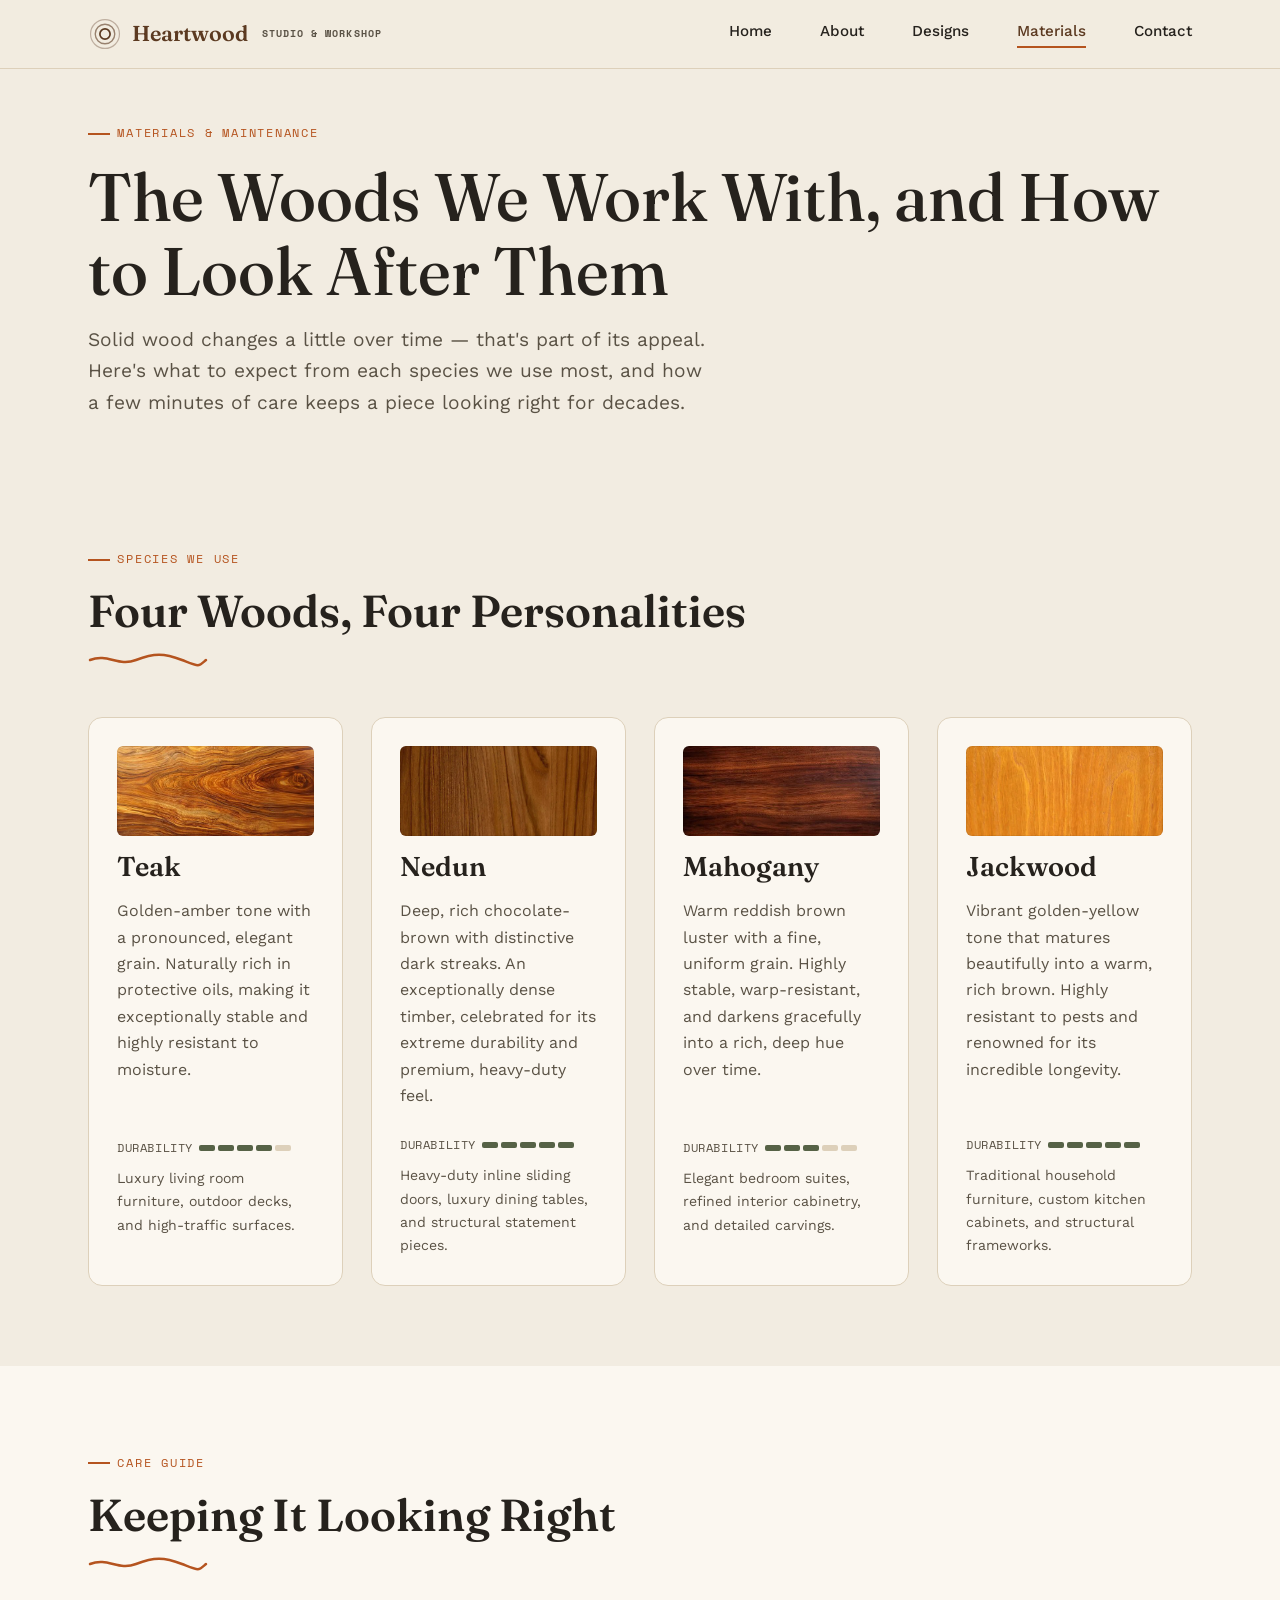
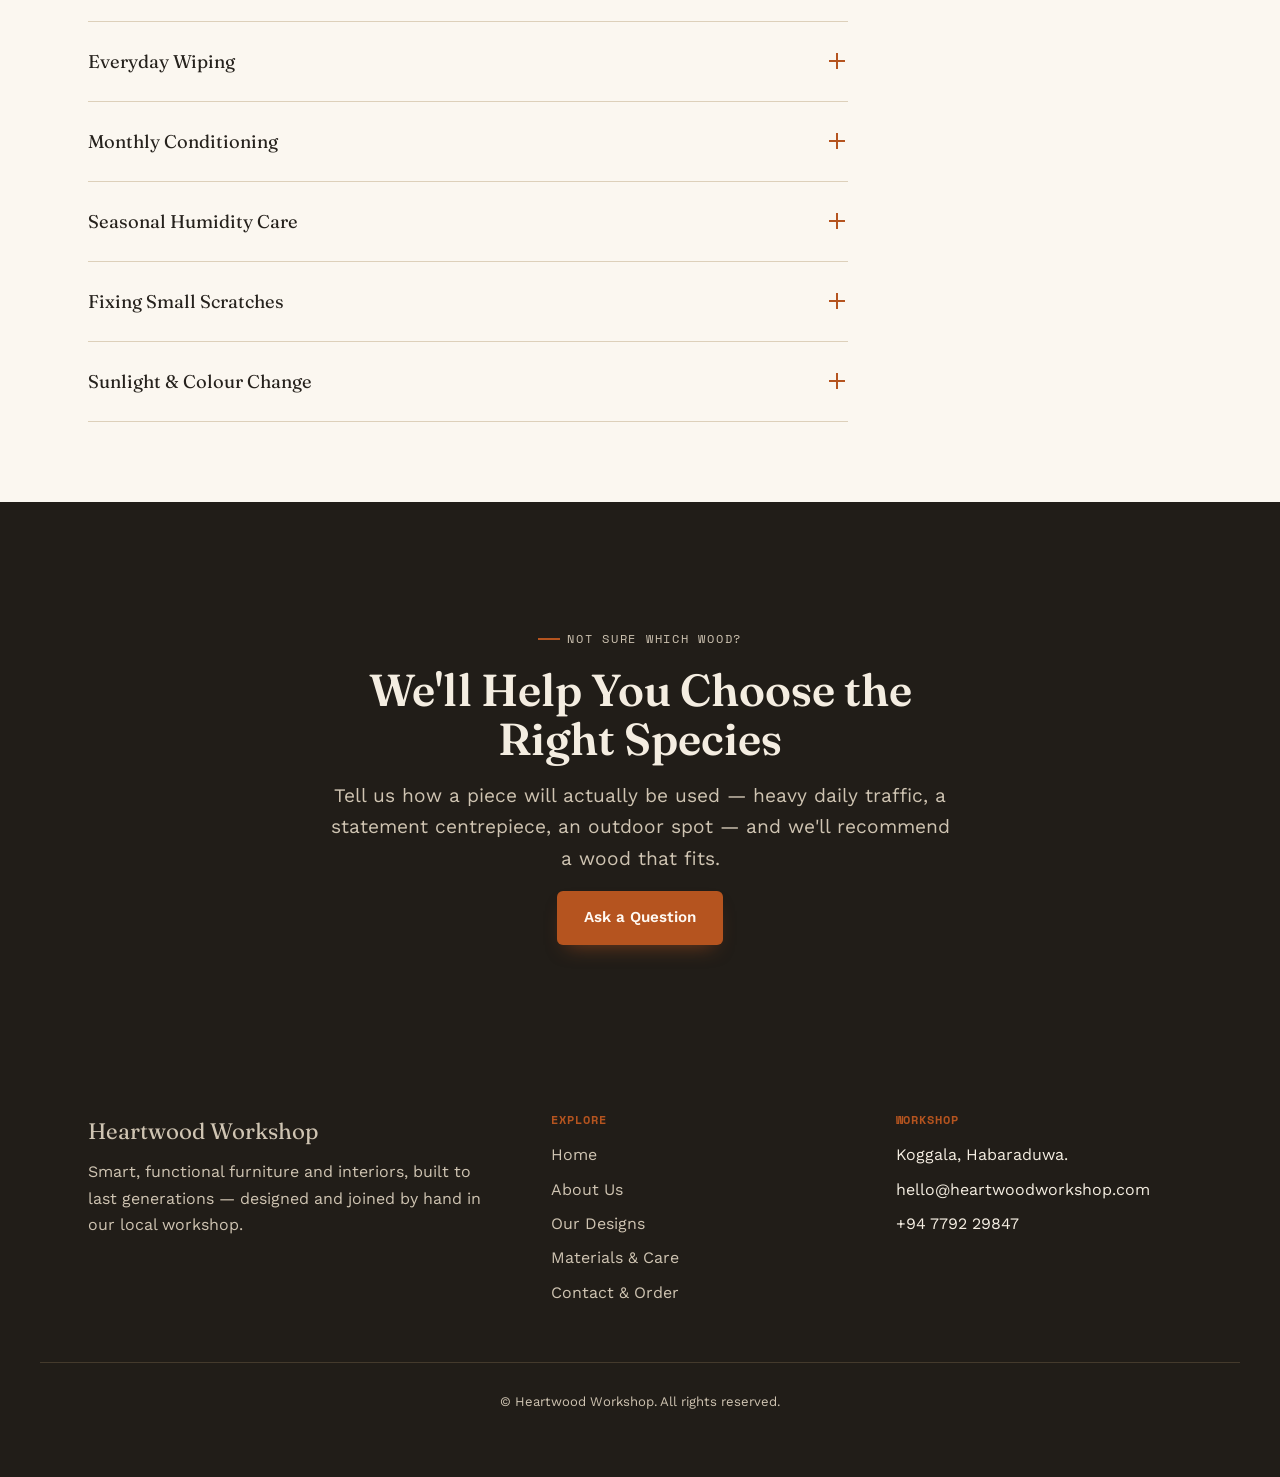
<file: materials.html>
<!DOCTYPE html>
<html lang="en">
<head>
  <meta charset="UTF-8">
  <meta name="viewport" content="width=device-width, initial-scale=1.0">
  <title>Materials &amp; Maintenance — Heartwood Workshop</title>
  <meta name="description" content="Learn about the woods Heartwood Workshop uses, their natural colour and durability, and how to care for them over time.">

  <link rel="preconnect" href="https://fonts.googleapis.com">
  <link rel="preconnect" href="https://fonts.gstatic.com" crossorigin>
  <link href="https://fonts.googleapis.com/css2?family=Fraunces:opsz,wght@9..144,300..700&family=Work+Sans:wght@400;500;600&family=Space+Mono:wght@400;700&display=swap" rel="stylesheet">

  <link rel="stylesheet" href="style.css">
</head>
<body>

  <!-- HEADER-->
  <header class="site-header">
    <div class="container nav-bar">
      <a href="index.html" class="brand">
        <svg class="brand-mark" viewBox="0 0 40 40" fill="none" xmlns="http://www.w3.org/2000/svg" aria-hidden="true">
          <circle cx="20" cy="20" r="17" stroke="currentColor" stroke-width="1.4" opacity="0.35"/>
          <circle cx="20" cy="20" r="11.5" stroke="currentColor" stroke-width="1.6" opacity="0.6"/>
          <circle cx="20" cy="20" r="6" stroke="currentColor" stroke-width="2"/>
        </svg>
        Heartwood <span class="brand-tagline">Studio &amp; Workshop</span>
      </a>

      <button class="nav-toggle" aria-label="Toggle navigation menu" aria-expanded="false" aria-controls="primary-nav">
        <span class="bar"></span><span class="bar"></span><span class="bar"></span>
      </button>

      <nav class="nav-menu" id="primary-nav" aria-label="Primary">
        <a href="index.html">Home</a>
        <a href="about.html">About</a>
        <a href="designs.html">Designs</a>
        <a href="materials.html">Materials</a>
        <a href="contact.html">Contact</a>
      </nav>
    </div>
  </header>
  <div class="nav-scrim"></div>

  <main>

    <!-- PAGE HEADER -->
    <section class="page-header container reveal">
      <p class="eyebrow">Materials &amp; Maintenance</p>
      <h1>The Woods We Work With, and How to Look After Them</h1>
      <p class="lede">Solid wood changes a little over time &mdash; that's part of its appeal. Here's what to expect from each species we use most, and how a few minutes of care keeps a piece looking right for decades.</p>
    </section>

    <!-- WOOD TYPE CARDS -->
    <section class="section">
      <div class="container">

        <div class="section-heading reveal">
          <p class="eyebrow">Species We Use</p>
          <h2>Four Woods, Four Personalities</h2>
          <svg class="grain-line" viewBox="0 0 120 18" xmlns="http://www.w3.org/2000/svg" aria-hidden="true">
            <path d="M2 9 C 20 2, 30 16, 48 9 S 76 2, 94 9 S 110 16, 118 9"/>
          </svg>
        </div>

        <div class="grid grid--4">

          <div class="card wood-card reveal">
            <div class="wood-swatch" style="background-image: url('assets/images/Teak.jpg'); background-size: cover; background-position: center;" aria-hidden="true"></div>
            <h3>Teak</h3>
            <p class="wood-desc">Golden-amber tone with a pronounced, elegant grain. Naturally rich in protective oils, making it exceptionally stable and highly resistant to moisture.</p>
            <div class="durability">
              Durability
              <span class="durability-bars"><span class="is-filled"></span><span class="is-filled"></span><span class="is-filled"></span><span class="is-filled"></span><span></span></span>
            </div>
            <p class="wood-uses" style="font-size:0.88rem;">Luxury living room furniture, outdoor decks, and high-traffic surfaces.</p>
          </div>

          <div class="card wood-card reveal reveal-delay-1">
            <div class="wood-swatch" style="background-image: url('assets/images/Nadun.jpg'); background-size: cover; background-position: center;" aria-hidden="true"></div>
            <h3>Nedun</h3>
            <p class="wood-desc">Deep, rich chocolate-brown with distinctive dark streaks. An exceptionally dense timber, celebrated for its extreme durability and premium, heavy-duty feel.</p>
            <div class="durability">
              Durability
              <span class="durability-bars"><span class="is-filled"></span><span class="is-filled"></span><span class="is-filled"></span><span class="is-filled"></span><span class="is-filled"></span></span>
            </div>
            <p class="wood-uses" style="font-size:0.88rem;">Heavy-duty inline sliding doors, luxury dining tables, and structural statement pieces.</p>
          </div>

          <div class="card wood-card reveal reveal-delay-2">
            <div class="wood-swatch" style="background-image: url('assets/images/Mahogany.jpg'); background-size: cover; background-position: center;" aria-hidden="true"></div>
            <h3>Mahogany</h3>
            <p class="wood-desc">Warm reddish brown luster with a fine, uniform grain. Highly stable, warp-resistant, and darkens gracefully into a rich, deep hue over time.</p>
            <div class="durability">
              Durability
              <span class="durability-bars"><span class="is-filled"></span><span class="is-filled"></span><span class="is-filled"></span><span></span><span></span></span>
            </div>
            <p class="wood-uses" style="font-size:0.88rem;">Elegant bedroom suites, refined interior cabinetry, and detailed carvings.</p>
          </div>

          <div class="card wood-card reveal reveal-delay-3">
            <div class="wood-swatch" style="background-image: url('assets/images/Jackwood.jpg'); background-size: cover; background-position: center;" aria-hidden="true"></div>
            <h3>Jackwood</h3>
            <p class="wood-desc">Vibrant golden-yellow tone that matures beautifully into a warm, rich brown. Highly resistant to pests and renowned for its incredible longevity.</p>
            <div class="durability">
              Durability
              <span class="durability-bars"><span class="is-filled"></span><span class="is-filled"></span><span class="is-filled"></span><span class="is-filled"></span><span class="is-filled"></span></span>
            </div>
            <p class="wood-uses" style="font-size:0.88rem;">Traditional household furniture, custom kitchen cabinets, and structural frameworks.</p>
          </div>

        </div>
      </div>
    </section>

    <!-- MAINTENANCE ACCORDION -->
    <section class="section section--card-bg">
      <div class="container">

        <div class="section-heading reveal">
          <p class="eyebrow">Care Guide</p>
          <h2>Keeping It Looking Right</h2>
          <svg class="grain-line" viewBox="0 0 120 18" xmlns="http://www.w3.org/2000/svg" aria-hidden="true">
            <path d="M2 9 C 20 2, 30 16, 48 9 S 76 2, 94 9 S 110 16, 118 9"/>
          </svg>
        </div>

        <div class="accordion reveal" style="max-width: 760px;">

          <div class="accordion-item">
            <button class="accordion-trigger" aria-expanded="false" aria-controls="panel-daily">
              Everyday Wiping
              <span class="accordion-icon" aria-hidden="true"></span>
            </button>
            <div class="accordion-panel" id="panel-daily">
              <div class="accordion-panel-inner">
                <p>Wipe spills with a soft, slightly damp cloth and dry immediately. Avoid leaving wet cups or plant pots directly on an unprotected surface &mdash; standing water is the main cause of white ring marks on any finish.</p>
              </div>
            </div>
          </div>

          <div class="accordion-item">
            <button class="accordion-trigger" aria-expanded="false" aria-controls="panel-monthly">
              Monthly Conditioning
              <span class="accordion-icon" aria-hidden="true"></span>
            </button>
            <div class="accordion-panel" id="panel-monthly">
              <div class="accordion-panel-inner">
                <p>Once a month, dust with a dry microfibre cloth, then apply a thin coat of food-safe mineral oil or beeswax finish to oiled pieces (skip this step for lacquered or painted furniture). Buff gently with a clean cloth until the surface feels smooth, not tacky.</p>
              </div>
            </div>
          </div>

          <div class="accordion-item">
            <button class="accordion-trigger" aria-expanded="false" aria-controls="panel-seasonal">
              Seasonal Humidity Care
              <span class="accordion-icon" aria-hidden="true"></span>
            </button>
            <div class="accordion-panel" id="panel-seasonal">
              <div class="accordion-panel-inner">
                <p>Solid wood expands and contracts slightly with humidity changes across seasons. Keep pieces a short distance from direct heating vents or radiators, and consider a room humidifier in very dry, air-conditioned spaces to reduce hairline surface checking.</p>
              </div>
            </div>
          </div>

          <div class="accordion-item">
            <button class="accordion-trigger" aria-expanded="false" aria-controls="panel-scratches">
              Fixing Small Scratches
              <span class="accordion-icon" aria-hidden="true"></span>
            </button>
            <div class="accordion-panel" id="panel-scratches">
              <div class="accordion-panel-inner">
                <p>Light surface scratches on oiled furniture can often be buffed out with a little extra oil worked in with fine steel wool, following the direction of the grain. Deeper scratches or dents are best brought back to us &mdash; it's covered under the two-year guarantee on structural work, and we keep matching finish stock for touch-ups after that.</p>
              </div>
            </div>
          </div>

          <div class="accordion-item">
            <button class="accordion-trigger" aria-expanded="false" aria-controls="panel-sun">
              Sunlight &amp; Colour Change
              <span class="accordion-icon" aria-hidden="true"></span>
            </button>
            <div class="accordion-panel" id="panel-sun">
              <div class="accordion-panel-inner">
                <p>Most woods shift colour slightly with UV exposure &mdash; walnut lightens a touch, Mahoginy and Teak deepen and warm up. This is normal ageing, not damage. Rotating rugs, cushions, or table runners occasionally helps the colour shift evenly across a surface.</p>
              </div>
            </div>
          </div>

        </div>
      </div>
    </section>

    <!-- BANNER -->
    <section class="cta-banner section--dark reveal">
      <div class="container">
        <p class="eyebrow">Not Sure Which Wood?</p>
        <h2>We'll Help You Choose the Right Species</h2>
        <p class="lede" style="margin-inline:auto;">Tell us how a piece will actually be used &mdash; heavy daily traffic, a statement centrepiece, an outdoor spot &mdash; and we'll recommend a wood that fits.</p>
        <div class="button-row">
          <a href="contact.html" class="btn btn-primary">Ask a Question</a>
        </div>
      </div>
    </section>

  </main>

  <!-- FOOTER -->
  <footer class="site-footer section--dark">
    <div class="container footer-grid">
      <div class="footer-col">
        <p class="footer-brand">Heartwood Workshop</p>
        <p>Smart, functional furniture and interiors, built to last generations &mdash; designed and joined by hand in our local workshop.</p>
      </div>
      <div class="footer-col">
        <h4>Explore</h4>
        <ul>
          <li><a href="index.html">Home</a></li>
          <li><a href="about.html">About Us</a></li>
          <li><a href="designs.html">Our Designs</a></li>
          <li><a href="materials.html">Materials &amp; Care</a></li>
          <li><a href="contact.html">Contact &amp; Order</a></li>
        </ul>
      </div>
      <div class="footer-col">
        <h4>Workshop</h4>
        <ul>
          <li>Koggala, Habaraduwa.</li>
          <li>hello@heartwoodworkshop.com</li>
          <li>+94 7792 29847</li>
        </ul>
      </div>
    </div>
    <div class="container footer-bottom">
      <p>&copy; <span id="current-year"></span> Heartwood Workshop. All rights reserved.</p>
    </div>
  </footer>

  <button class="back-to-top" aria-label="Back to top">
    <svg width="18" height="18" viewBox="0 0 24 24" fill="none" xmlns="http://www.w3.org/2000/svg" aria-hidden="true">
      <path d="M12 19V5M5 12l7-7 7 7" stroke="currentColor" stroke-width="2.2" stroke-linecap="round" stroke-linejoin="round"/>
    </svg>
  </button>

  <script src="script.js"></script>
</body>
</html>
</file>
<file: style.css>
/* HEARTWOOD WORKSHOP — STYLESHEET
   1. Tokens & Reset       5. Buttons & Forms
   2. Base Typography      6. Cards & Grids
   3. Layout Utilities     7. Page-specific sections
   4. Header & Navigation  8. Footer & Misc */

/*  1. DESIGN TOKENS*/
:root {
  --color-bg: #f2ece1;      
  --color-bg-dark: #211d18;   
  --color-ink: #26221d;        
  --color-ink-soft: #5a5245;   
  --color-walnut: #5c3a21;      
  --color-walnut-dark: #452a17; 
  --color-rust: #b5541f;        
  --color-rust-dark: #963f13;
  --color-moss: #566246;    
  --color-card: #fbf7f0;        
  --color-line: #ddd0ba;        
  --color-line-dark: #443a2c;   
  --color-cream-text: #f4ede1;  

  --font-display: 'Fraunces', Georgia, serif;
  --font-body: 'Work Sans', -apple-system, BlinkMacSystemFont, 'Segoe UI', sans-serif;
  --font-mono: 'Space Mono', 'Courier New', monospace;

  --space-xs: 0.5rem;
  --space-sm: 1rem;
  --space-md: 1.75rem;
  --space-lg: 3rem;
  --space-xl: 5rem;
  --space-2xl: 7.5rem;

  --max-width: 1200px;
  --radius-sm: 6px;
  --radius-md: 14px;
  --shadow-soft: 0 10px 30px -12px rgba(38, 34, 29, 0.25);
  --shadow-lift: 0 20px 40px -16px rgba(38, 34, 29, 0.35);
  --transition-base: 0.35s cubic-bezier(0.22, 1, 0.36, 1);
}

* , *::before, *::after { box-sizing: border-box; }

html {
  scroll-behavior: smooth;
  font-size: 16px;
}

@media (prefers-reduced-motion: reduce) {
  html { scroll-behavior: auto; }
  * , *::before, *::after {
    animation-duration: 0.001ms !important;
    animation-iteration-count: 1 !important;
    transition-duration: 0.001ms !important;
    scroll-behavior: auto !important;
  }
}

body {
  margin: 0;
  background-color: var(--color-bg);
  color: var(--color-ink);
  font-family: var(--font-body);
  font-size: 1rem;
  line-height: 1.65;
  overflow-x: hidden;
}

img { max-width: 100%; display: block; }

a { color: inherit; text-decoration: none; }

ul, ol { margin: 0; padding: 0; list-style: none; }

button { font-family: inherit; cursor: pointer; }

input, select, textarea { font-family: inherit; font-size: 1rem; }

:focus-visible {
  outline: 3px solid var(--color-rust);
  outline-offset: 3px;
}

/* 2. BASE TYPOGRAPHY */
h1, h2, h3, h4 {
  font-family: var(--font-display);
  font-weight: 600;
  line-height: 1.1;
  margin: 0 0 var(--space-sm);
  color: var(--color-ink);
}

h1 { font-size: clamp(2.4rem, 6vw, 4.2rem); font-weight: 500; }
h2 { font-size: clamp(1.9rem, 4vw, 2.8rem); }
h3 { font-size: clamp(1.3rem, 2.5vw, 1.7rem); }

p { margin: 0 0 var(--space-sm); color: var(--color-ink-soft); }

.eyebrow {
  display: inline-flex;
  align-items: center;
  gap: 0.6em;
  font-family: var(--font-mono);
  font-size: 0.78rem;
  letter-spacing: 0.14em;
  text-transform: uppercase;
  color: var(--color-rust);
  margin-bottom: var(--space-sm);
}

.eyebrow::before {
  content: '';
  width: 22px;
  height: 2px;
  background: var(--color-rust);
  display: inline-block;
}

.lede {
  font-size: clamp(1.05rem, 1.6vw, 1.2rem);
  max-width: 52ch;
}

/* Section headings */
.section-heading { margin-bottom: var(--space-lg); }

.grain-line {
  width: 120px;
  height: 18px;
  margin-top: 0.4rem;
  display: block;
}

.grain-line path {
  fill: none;
  stroke: var(--color-rust);
  stroke-width: 2.5;
  stroke-linecap: round;
  stroke-dasharray: 220;
  stroke-dashoffset: 220;
  transition: stroke-dashoffset 1.1s cubic-bezier(0.22, 1, 0.36, 1);
}

.is-visible .grain-line path { stroke-dashoffset: 0; }

/* 3. LAYOUTS */
.container {
  width: 100%;
  max-width: var(--max-width);
  margin-inline: auto;
  padding-inline: var(--space-sm);
}

@media (min-width: 640px) {
  .container { padding-inline: var(--space-lg); }
}

.section { padding-block: var(--space-xl); }
.section--tight { padding-block: var(--space-lg); }
.section--dark {
  background-color: var(--color-bg-dark);
  color: var(--color-cream-text);
}
.section--dark p { color: #cfc4b2; }
.section--dark h2, .section--dark h3 { color: var(--color-cream-text); }

.section--card-bg { background-color: var(--color-card); }

.reveal {
  opacity: 0;
  transform: translateY(28px);
  transition: opacity 0.8s ease, transform 0.8s cubic-bezier(0.22, 1, 0.36, 1);
}
.reveal.is-visible { opacity: 1; transform: translateY(0); }
.reveal-delay-1 { transition-delay: 0.1s; }
.reveal-delay-2 { transition-delay: 0.2s; }
.reveal-delay-3 { transition-delay: 0.3s; }

/* 4. HEADER & NAVIGATION */
.site-header {
  position: sticky;
  top: 0;
  z-index: 110;
  background-color: rgba(242, 236, 225, 0.97);
  border-bottom: 1px solid var(--color-line);
  transition: box-shadow var(--transition-base);
}

.site-header.is-scrolled { box-shadow: var(--shadow-soft); }

.nav-bar {
  display: flex;
  align-items: center;
  justify-content: space-between;
  padding-block: var(--space-sm);
}

.brand {
  display: flex;
  align-items: center;
  gap: 0.6rem;
  font-family: var(--font-display);
  font-size: 1.35rem;
  font-weight: 600;
  color: var(--color-walnut);
}

.brand-mark { width: 34px; height: 34px; flex-shrink: 0; }

.brand-tagline {
  display: none;
  font-family: var(--font-mono);
  font-size: 0.65rem;
  letter-spacing: 0.1em;
  text-transform: uppercase;
  color: var(--color-ink-soft);
  margin-left: 0.3rem;
}

@media (min-width: 900px) {
  .brand-tagline { display: inline; }
}

/* Hamburger toggle button */
.nav-toggle {
  display: flex;
  flex-direction: column;
  justify-content: center;
  gap: 5px;
  width: 42px;
  height: 42px;
  background: none;
  border: 1px solid var(--color-line);
  border-radius: var(--radius-sm);
  padding: 0;
  z-index: 110;
}

.nav-toggle .bar {
  width: 20px;
  height: 2px;
  background-color: var(--color-ink);
  margin-inline: auto;
  transition: transform var(--transition-base), opacity var(--transition-base);
}

.nav-toggle[aria-expanded="true"] .bar:nth-child(1) { transform: translateY(7px) rotate(45deg); }
.nav-toggle[aria-expanded="true"] .bar:nth-child(2) { opacity: 0; }
.nav-toggle[aria-expanded="true"] .bar:nth-child(3) { transform: translateY(-7px) rotate(-45deg); }

@media (min-width: 900px) {
  .nav-toggle { display: none; }
}

/* Mobile nav panel */
.nav-menu {
  position: fixed;
  top: 0;
  right: 0;
  bottom: 0;
  left: 30%;
  background-color: var(--color-bg-dark);
  padding: 6rem var(--space-lg) var(--space-lg);
  display: flex;
  flex-direction: column;
  gap: var(--space-md);
  transform: translateX(100%);
  transition: transform 0.45s cubic-bezier(0.22, 1, 0.36, 1);
  z-index: 105;
}

.nav-menu.is-open { transform: translateX(0); }

.nav-menu a {
  font-family: var(--font-display);
  font-size: 1.6rem;
  color: var(--color-cream-text);
  opacity: 0;
  transform: translateX(16px);
  transition: opacity 0.4s ease, transform 0.4s ease, color 0.25s ease;
}

.nav-menu.is-open a {
  opacity: 1;
  transform: translateX(0);
}

.nav-menu.is-open a:nth-child(1) { transition-delay: 0.08s; }
.nav-menu.is-open a:nth-child(2) { transition-delay: 0.14s; }
.nav-menu.is-open a:nth-child(3) { transition-delay: 0.2s; }
.nav-menu.is-open a:nth-child(4) { transition-delay: 0.26s; }
.nav-menu.is-open a:nth-child(5) { transition-delay: 0.32s; }

.nav-menu a:hover, .nav-menu a.is-active { color: var(--color-rust); }

.nav-scrim {
  position: fixed;
  top: 0;
  right: 0;
  bottom: 0;
  left: 0;
  background: rgba(33, 29, 24, 0.4);
  opacity: 0;
  pointer-events: none;
  transition: opacity var(--transition-base);
  z-index: 104;
}
.nav-scrim.is-open { opacity: 1; pointer-events: auto; }

@media (min-width: 900px) {
  .nav-menu {
    position: static;
    top: auto;
    right: auto;
    bottom: auto;
    left: auto;
    background: none;
    padding: 0;
    flex-direction: row;
    align-items: center;
    gap: var(--space-lg);
    transform: none;
  }
  .nav-menu a {
    color: var(--color-ink);
    font-size: 0.95rem;
    font-family: var(--font-body);
    font-weight: 500;
    opacity: 1;
    transform: none;
    position: relative;
    padding-bottom: 4px;
  }
  .nav-menu a::after {
    content: '';
    position: absolute;
    left: 0; bottom: 0;
    width: 100%;
    height: 2px;
    background: var(--color-rust);
    transform: scaleX(0);
    transform-origin: right;
    transition: transform 0.3s ease;
  }
  .nav-menu a:hover::after, .nav-menu a.is-active::after { transform: scaleX(1); transform-origin: left; }
  .nav-menu a:hover, .nav-menu a.is-active { color: var(--color-walnut); }
  .nav-scrim { display: none; }
}

/* 5. BUTTONS and FORMS */
.btn {
  display: inline-flex;
  align-items: center;
  gap: 0.5rem;
  padding: 0.85rem 1.6rem;
  border-radius: var(--radius-sm);
  font-weight: 600;
  font-size: 0.95rem;
  border: 1px solid transparent;
  transition: transform var(--transition-base), box-shadow var(--transition-base), background-color var(--transition-base), color var(--transition-base);
  white-space: nowrap;
}

.btn:hover { transform: translateY(-3px); }

.btn-primary {
  background-color: var(--color-rust);
  color: #fff9f2;
  box-shadow: 0 10px 20px -10px rgba(181, 84, 31, 0.6);
}
.btn-primary:hover { background-color: var(--color-rust-dark); box-shadow: var(--shadow-lift); }

.btn-outline {
  background-color: transparent;
  border-color: var(--color-ink);
  color: var(--color-ink);
}
.btn-outline:hover { background-color: var(--color-ink); color: var(--color-bg); }

.btn-outline--light {
  border-color: var(--color-cream-text);
  color: var(--color-cream-text);
}
.btn-outline--light:hover { background-color: var(--color-cream-text); color: var(--color-bg-dark); }

.btn-block { width: 100%; justify-content: center; }

.button-row { display: flex; flex-wrap: wrap; gap: var(--space-sm); }

/* Forms */
.form-grid { display: grid; gap: var(--space-md); }

@media (min-width: 640px) {
  .form-grid--two { grid-template-columns: 1fr 1fr; }
}

.field { display: flex; flex-direction: column; gap: 0.4rem; }

.field label {
  font-family: var(--font-mono);
  font-size: 0.75rem;
  letter-spacing: 0.06em;
  text-transform: uppercase;
  color: var(--color-ink-soft);
}

.field input,
.field select,
.field textarea {
  padding: 0.85rem 1rem;
  background-color: var(--color-card);
  border: 1.5px solid var(--color-line);
  border-radius: var(--radius-sm);
  color: var(--color-ink);
  transition: border-color 0.25s ease, box-shadow 0.25s ease;
}

.field input:focus,
.field select:focus,
.field textarea:focus {
  border-color: var(--color-rust);
  box-shadow: 0 0 0 4px rgba(181, 84, 31, 0.12);
  outline: none;
}

.field textarea { resize: vertical; min-height: 130px; }

.field.has-error input,
.field.has-error select,
.field.has-error textarea { border-color: #a3372b; }

.field-error {
  font-size: 0.8rem;
  color: #a3372b;
  min-height: 1.1em;
  display: block;
}

.form-status {
  margin-top: var(--space-sm);
  padding: var(--space-sm) var(--space-md);
  border-radius: var(--radius-sm);
  background-color: rgba(86, 98, 70, 0.12);
  border: 1px solid var(--color-moss);
  color: var(--color-moss);
  font-weight: 600;
  display: none;
}
.form-status.is-visible { display: block; animation: fade-slide-in 0.5s ease; }

@keyframes fade-slide-in {
  from { opacity: 0; transform: translateY(-6px); }
  to { opacity: 1; transform: translateY(0); }
}

/* 6. CARDS and GRIDS */
.grid {
  display: grid;
  gap: var(--space-md);
  grid-template-columns: 1fr;
}

@media (min-width: 640px) {
  .grid--2 { grid-template-columns: repeat(2, 1fr); }
}
@media (min-width: 900px) {
  .grid--3 { grid-template-columns: repeat(3, 1fr); }
  .grid--4 { grid-template-columns: repeat(4, 1fr); }
}

.card {
  background-color: var(--color-card);
  border: 1px solid var(--color-line);
  border-radius: var(--radius-md);
  overflow: hidden;
  transition: transform var(--transition-base), box-shadow var(--transition-base);
}

.card:hover { transform: translateY(-8px); box-shadow: var(--shadow-lift); }

.card-media {
  aspect-ratio: 4 / 3;
  overflow: hidden;
  background-color: var(--color-line);
}

.card-media img {
  width: 100%;
  height: 100%;
  object-fit: cover;
  transition: transform 0.6s ease;
}

.card:hover .card-media img { transform: scale(1.08); }

.card-body { padding: var(--space-md); }

.card-tag {
  font-family: var(--font-mono);
  font-size: 0.7rem;
  text-transform: uppercase;
  letter-spacing: 0.08em;
  color: var(--color-moss);
  display: inline-block;
  margin-bottom: 0.5rem;
}

.card-link {
  display: inline-flex;
  align-items: center;
  gap: 0.4rem;
  margin-top: var(--space-xs);
  font-weight: 600;
  color: var(--color-walnut);
  transition: gap var(--transition-base);
}
.card-link:hover { gap: 0.8rem; color: var(--color-rust); }

.carousel {
  display: flex;
  align-items: center;
  gap: var(--space-sm);
  margin-top: var(--space-lg);
}

.carousel-viewport {
  flex: 1;
  min-width: 0;
  overflow-x: auto;
  scroll-snap-type: x mandatory;
  scroll-behavior: auto; 
  -webkit-overflow-scrolling: touch;
  scrollbar-width: none;
}

.carousel-viewport::-webkit-scrollbar { display: none; }

.carousel-track {
  display: flex;
  gap: var(--space-sm);
  padding-inline: var(--space-sm);
  padding-block: var(--space-xs);
}

@media (min-width: 640px) {
  .carousel-track { padding-inline: var(--space-lg); gap: var(--space-md); }
}

.carousel-slide {
  flex: 0 0 auto;
  scroll-snap-align: center;
  width: 76vw;
  aspect-ratio: 4 / 3;
  border-radius: var(--radius-md);
  overflow: hidden;
  box-shadow: var(--shadow-soft);
}

@media (min-width: 640px) { .carousel-slide { width: 44vw; } }
@media (min-width: 900px) { .carousel-slide { width: 29vw; } }
@media (min-width: 1200px) { .carousel-slide { width: 21vw; } }

.carousel-slide img {
  width: 100%;
  height: 100%;
  object-fit: cover;
  display: block;
  transition: transform 0.6s ease;
}

.carousel-slide:hover img { transform: scale(1.06); }

.carousel-arrow {
  flex-shrink: 0;
  width: 44px;
  height: 44px;
  border-radius: 50%;
  border: 1px solid var(--color-line);
  background-color: var(--color-card);
  color: var(--color-ink);
  display: flex;
  align-items: center;
  justify-content: center;
  transition: background-color var(--transition-base), color var(--transition-base), transform var(--transition-base), box-shadow var(--transition-base);
}

.carousel-arrow svg { width: 20px; height: 20px; }

.carousel-arrow:hover {
  background-color: var(--color-walnut);
  color: #fff9f2;
  transform: translateY(-2px);
  box-shadow: var(--shadow-soft);
}

.carousel-dots {
  display: flex;
  justify-content: center;
  align-items: center;
  gap: 0.6rem;
  margin-top: var(--space-md);
}

.carousel-dot {
  width: 9px;
  height: 9px;
  padding: 0;
  border: none;
  border-radius: 50%;
  background-color: var(--color-line);
  transition: background-color var(--transition-base), transform var(--transition-base);
}

.carousel-dot:hover { background-color: var(--color-rust); }

.carousel-dot.is-active {
  background-color: var(--color-walnut);
  transform: scale(1.35);
}

.feature {
  text-align: left;
  padding: var(--space-md);
  border-top: 3px solid var(--color-rust);
  background-color: var(--color-card);
  border-radius: var(--radius-sm);
  transition: transform var(--transition-base), box-shadow var(--transition-base);
}
.feature:hover { transform: translateY(-6px); box-shadow: var(--shadow-soft); }

.feature-icon {
  width: 42px;
  height: 42px;
  margin-bottom: var(--space-sm);
  color: var(--color-walnut);
}

.feature h3 { margin-bottom: 0.35rem; font-size: 1.15rem; }
.feature p { margin: 0; font-size: 0.92rem; }

/* 7. PAGE SPECIFIC SECTIONS */

/* Hero */
.hero {
  padding-block: var(--space-lg) var(--space-xl);
  position: relative;
}

.hero-grid {
  display: grid;
  gap: var(--space-lg);
  align-items: center;
}

@media (min-width: 900px) {
  .hero-grid { grid-template-columns: 1fr 1fr; gap: var(--space-2xl); }
}

.hero-media { position: relative; order: -1; }

@media (min-width: 900px) {
  .hero-media { order: 0; }
}

.hero-media .frame-back {
  position: absolute;
  top: var(--space-sm);
  right: calc(-1 * var(--space-sm));
  bottom: calc(-1 * var(--space-sm));
  left: var(--space-sm);
  background-color: var(--color-rust);
  border-radius: var(--radius-md);
  z-index: 0;
  opacity: 0.25;
}

.hero-media img {
  position: relative;
  z-index: 1;
  border-radius: var(--radius-md);
  box-shadow: var(--shadow-lift);
  aspect-ratio: 4 / 5;
  object-fit: cover;
  width: 100%;
}

.hero-copy h1 { margin-bottom: var(--space-sm); }
.hero-copy .lede { margin-bottom: var(--space-md); }

.hero-copy em {
  font-style: italic;
  color: var(--color-rust);
}

.ring-decoration {
  position: absolute;
  right: -60px;
  top: -60px;
  width: 220px;
  height: 220px;
  opacity: 0.12;
  z-index: 0;
  pointer-events: none;
}

/* About page */
.split {
  display: grid;
  gap: var(--space-lg);
  align-items: center;
}
@media (min-width: 900px) {
  .split { grid-template-columns: 1fr 1fr; gap: var(--space-2xl); }
  .split--reverse .split-media { order: 2; }
}

.split-media img {
  border-radius: var(--radius-md);
  box-shadow: var(--shadow-soft);
  aspect-ratio: 4 / 3;
  object-fit: cover;
  width: 100%;
}

.timeline {
  position: relative;
  padding-left: var(--space-lg);
  border-left: 2px solid var(--color-line);
}

.timeline-item { position: relative; padding-bottom: var(--space-lg); }
.timeline-item:last-child { padding-bottom: 0; }

.timeline-item::before {
  content: '';
  position: absolute;
  left: calc(-1 * var(--space-lg) - 6px);
  top: 4px;
  width: 12px;
  height: 12px;
  border-radius: 50%;
  background-color: var(--color-rust);
  border: 3px solid var(--color-bg);
  box-shadow: 0 0 0 2px var(--color-rust);
}

.timeline-year {
  font-family: var(--font-mono);
  font-size: 0.85rem;
  color: var(--color-rust);
  letter-spacing: 0.05em;
  display: block;
  margin-bottom: 0.25rem;
}

/* Designs page */
.filter-bar {
  display: flex;
  flex-wrap: wrap;
  gap: 0.6rem;
  margin-bottom: var(--space-lg);
}

.filter-btn {
  padding: 0.55rem 1.1rem;
  border: 1.5px solid var(--color-line);
  border-radius: 999px;
  background-color: var(--color-card);
  font-size: 0.85rem;
  font-weight: 600;
  color: var(--color-ink-soft);
  transition: all 0.25s ease;
}

.filter-btn:hover { border-color: var(--color-rust); color: var(--color-rust); }

.filter-btn.is-active {
  background-color: var(--color-walnut);
  border-color: var(--color-walnut);
  color: #fff9f2;
}

.gallery-item { transition: opacity 0.35s ease, transform 0.35s ease; }
.gallery-item.is-hidden {
  display: none;
}

/* Materials page */
.wood-card { 
  padding: var(--space-md); 
  display: flex;
  flex-direction: column;
  height: 100%; 
}

.wood-swatch {
  width: 100%;
  height: 90px;
  border-radius: var(--radius-sm);
  margin-bottom: var(--space-sm);
  box-shadow: inset 0 0 0 1px rgba(0,0,0,0.06);
}

.durability {
  display: flex;
  align-items: center;
  gap: 0.4rem;
  margin: 0.6rem 0;
  font-family: var(--font-mono);
  font-size: 0.75rem;
  text-transform: uppercase;
  letter-spacing: 0.05em;
  color: var(--color-ink-soft);
}

.durability-bars { display: flex; gap: 3px; }

.wood-desc {
  flex-grow: 1;
  margin-bottom: var(--space-sm);
}

.wood-uses {
  min-height: 90px;
  margin: 0;
}

.durability-bars span {
  width: 16px;
  height: 6px;
  border-radius: 2px;
  background-color: var(--color-line);
}
.durability-bars span.is-filled { background-color: var(--color-moss); }

.accordion { border-top: 1px solid var(--color-line); }

.accordion-item { border-bottom: 1px solid var(--color-line); }

.accordion-trigger {
  width: 100%;
  display: flex;
  align-items: center;
  justify-content: space-between;
  gap: var(--space-sm);
  padding: var(--space-md) 0;
  background: none;
  border: none;
  text-align: left;
  font-family: var(--font-display);
  font-size: 1.15rem;
  color: var(--color-ink);
}

.accordion-icon {
  flex-shrink: 0;
  width: 22px;
  height: 22px;
  position: relative;
}
.accordion-icon::before, .accordion-icon::after {
  content: '';
  position: absolute;
  background-color: var(--color-rust);
  top: 50%; left: 50%;
  transform: translate(-50%, -50%);
  transition: transform var(--transition-base);
}
.accordion-icon::before { width: 16px; height: 2px; }
.accordion-icon::after { width: 2px; height: 16px; }

.accordion-trigger[aria-expanded="true"] .accordion-icon::after { transform: translate(-50%, -50%) rotate(90deg) scaleY(0); }

.accordion-panel {
  max-height: 0;
  overflow: hidden;
  transition: max-height 0.4s cubic-bezier(0.22, 1, 0.36, 1);
}

.accordion-panel-inner { padding-bottom: var(--space-md); }

/* Contact page */
.contact-grid {
  display: grid;
  gap: var(--space-lg);
}
@media (min-width: 900px) {
  .contact-grid { grid-template-columns: 0.9fr 1.4fr; gap: var(--space-2xl); }
}

.contact-info-item {
  display: flex;
  gap: var(--space-sm);
  margin-bottom: var(--space-md);
  align-items: flex-start;
}

.contact-info-item .icon { width: 22px; height: 22px; flex-shrink: 0; color: var(--color-rust); margin-top: 3px; }

.contact-info-item h3 { font-size: 1rem; margin-bottom: 0.15rem; font-family: var(--font-body); font-weight: 600; }
.contact-info-item p { margin: 0; }

.workshop-hours {
  margin-top: var(--space-md);
  padding-top: var(--space-md);
  border-top: 1px solid var(--color-line-dark);
}

.workshop-hours dl { display: grid; grid-template-columns: auto 1fr; gap: 0.35rem 1rem; font-size: 0.92rem; }
.workshop-hours dt { color: #cfc4b2; font-family: var(--font-mono); font-size: 0.8rem; }
.workshop-hours dd { margin: 0; }

/* 8. FOOTER & MISC */
.site-footer {
  padding-block: var(--space-lg);
  position: relative;
  overflow: hidden;
}

.footer-grid {
  display: grid;
  gap: var(--space-lg);
  grid-template-columns: 1fr;
}
@media (min-width: 640px) {
  .footer-grid { grid-template-columns: 1.4fr 1fr 1fr; }
}

.footer-brand { font-family: var(--font-display); font-size: 1.4rem; color: var(--color-cream-text); margin-bottom: 0.6rem; }

.footer-col h4 {
  font-family: var(--font-mono);
  font-size: 0.75rem;
  letter-spacing: 0.08em;
  text-transform: uppercase;
  color: var(--color-rust);
  margin-bottom: var(--space-sm);
}

.footer-col li { margin-bottom: 0.5rem; }
.footer-col a { color: #cfc4b2; transition: color 0.25s ease; }
.footer-col a:hover { color: var(--color-cream-text); }

.footer-bottom {
  margin-top: var(--space-lg);
  padding-top: var(--space-md);
  border-top: 1px solid var(--color-line-dark);
  display: flex;
  flex-wrap: wrap;
  justify-content: center;
  text-align: center; 
  gap: var(--space-sm);
  font-size: 0.82rem;
  color: #a89a83;
}
/* CTA banner */
.cta-banner {
  text-align: center;
  padding: var(--space-2xl) var(--space-sm);
}
.cta-banner h2 { max-width: 20ch; margin-inline: auto; }
.cta-banner .button-row { justify-content: center; }

/* Back to top button */
.back-to-top {
  position: fixed;
  right: var(--space-sm);
  bottom: var(--space-sm);
  width: 46px;
  height: 46px;
  border-radius: 50%;
  background-color: var(--color-walnut);
  color: #fff9f2;
  border: none;
  display: flex;
  align-items: center;
  justify-content: center;
  opacity: 0;
  pointer-events: none;
  transform: translateY(10px);
  transition: opacity var(--transition-base), transform var(--transition-base), background-color var(--transition-base);
  z-index: 90;
}
.back-to-top.is-visible { opacity: 1; pointer-events: auto; transform: translateY(0); }
.back-to-top:hover { background-color: var(--color-rust); }

/* Page header */
.page-header {
  padding-block: var(--space-lg) var(--space-md);
}
.page-header .lede { margin-top: var(--space-sm); }
</file>
